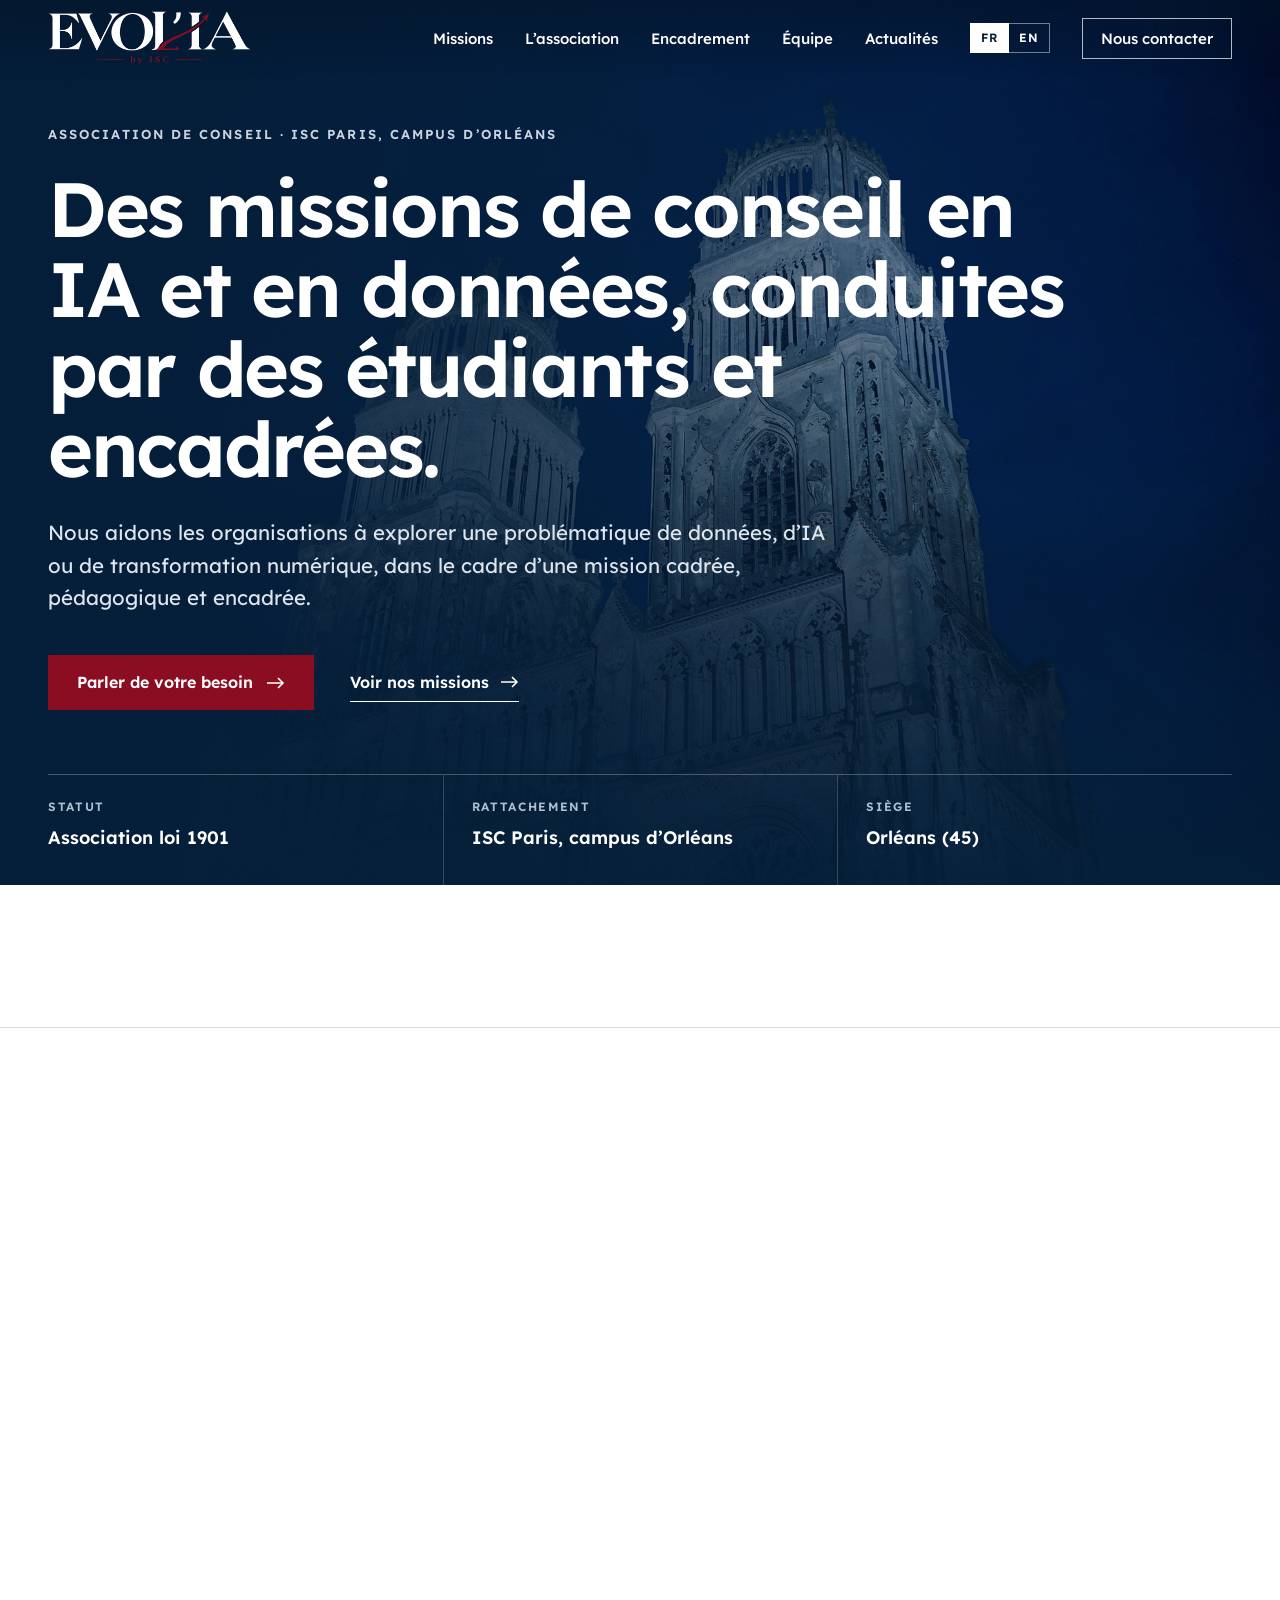
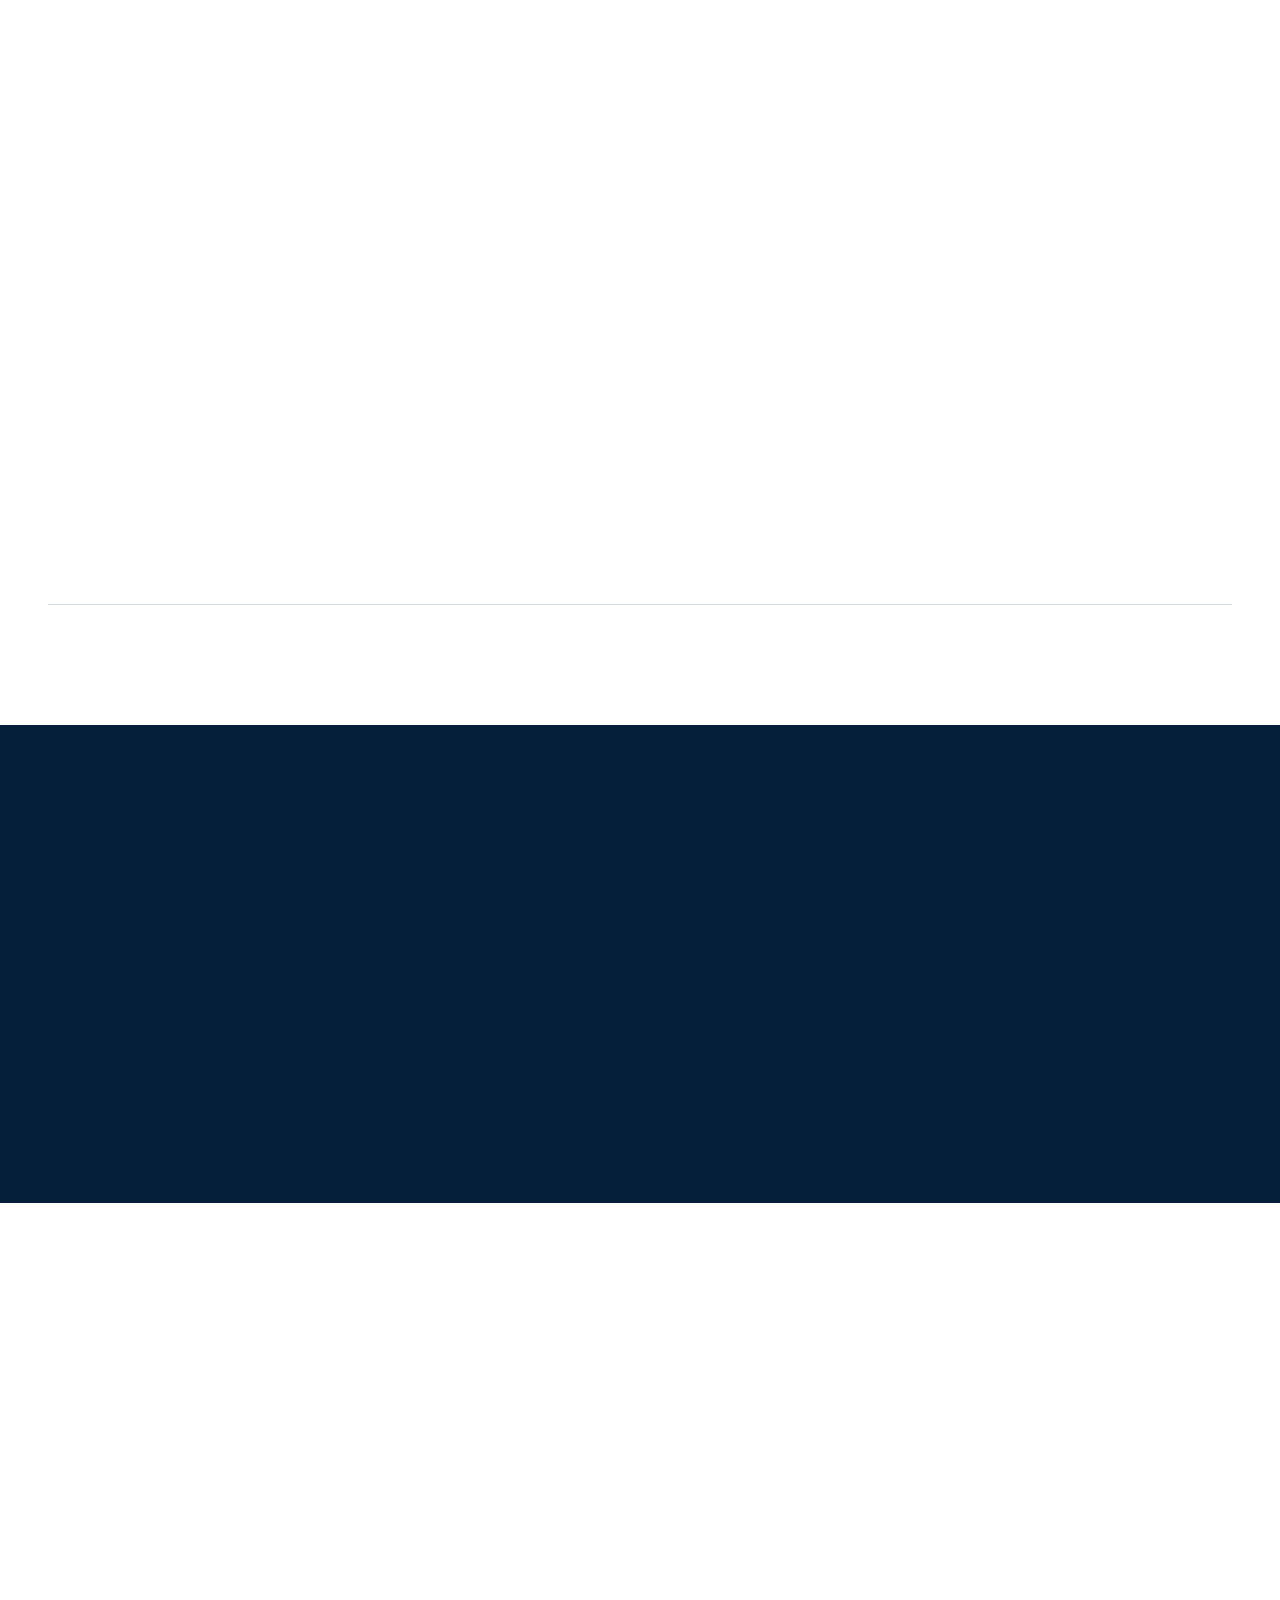
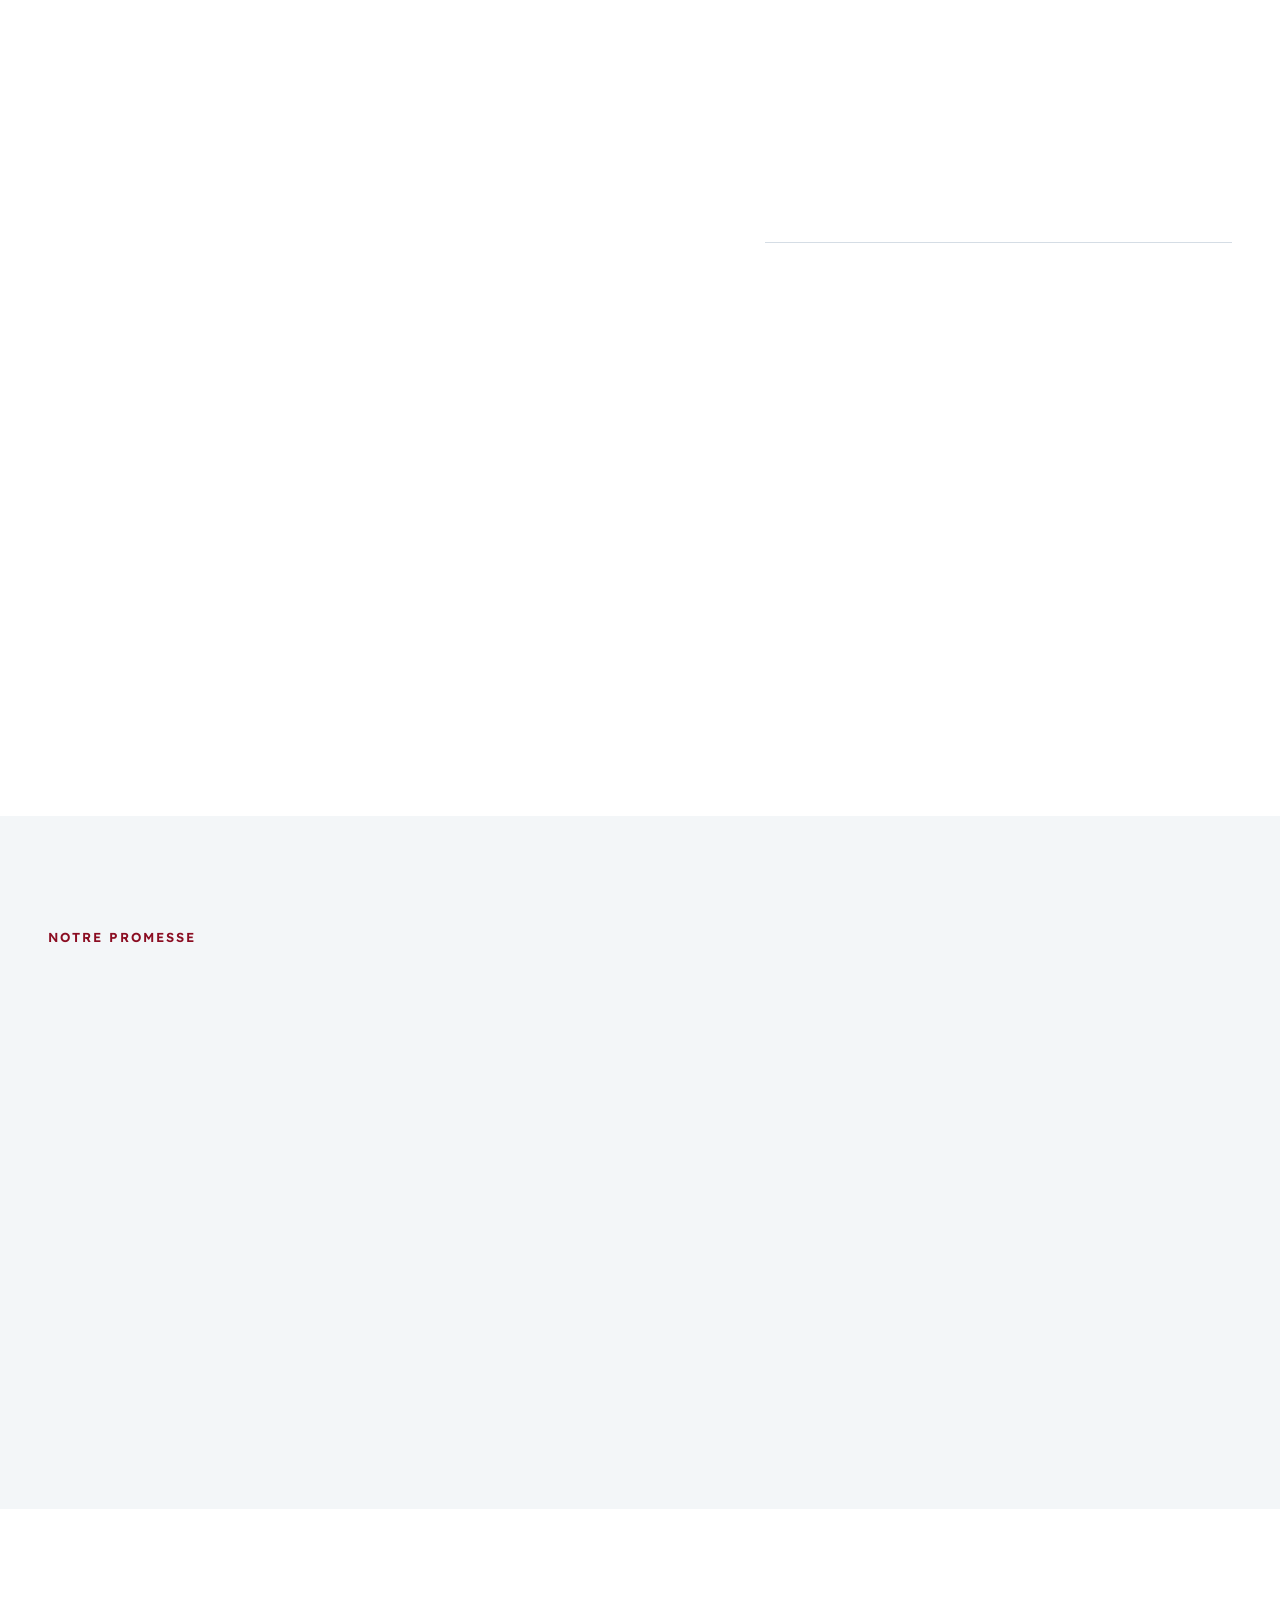
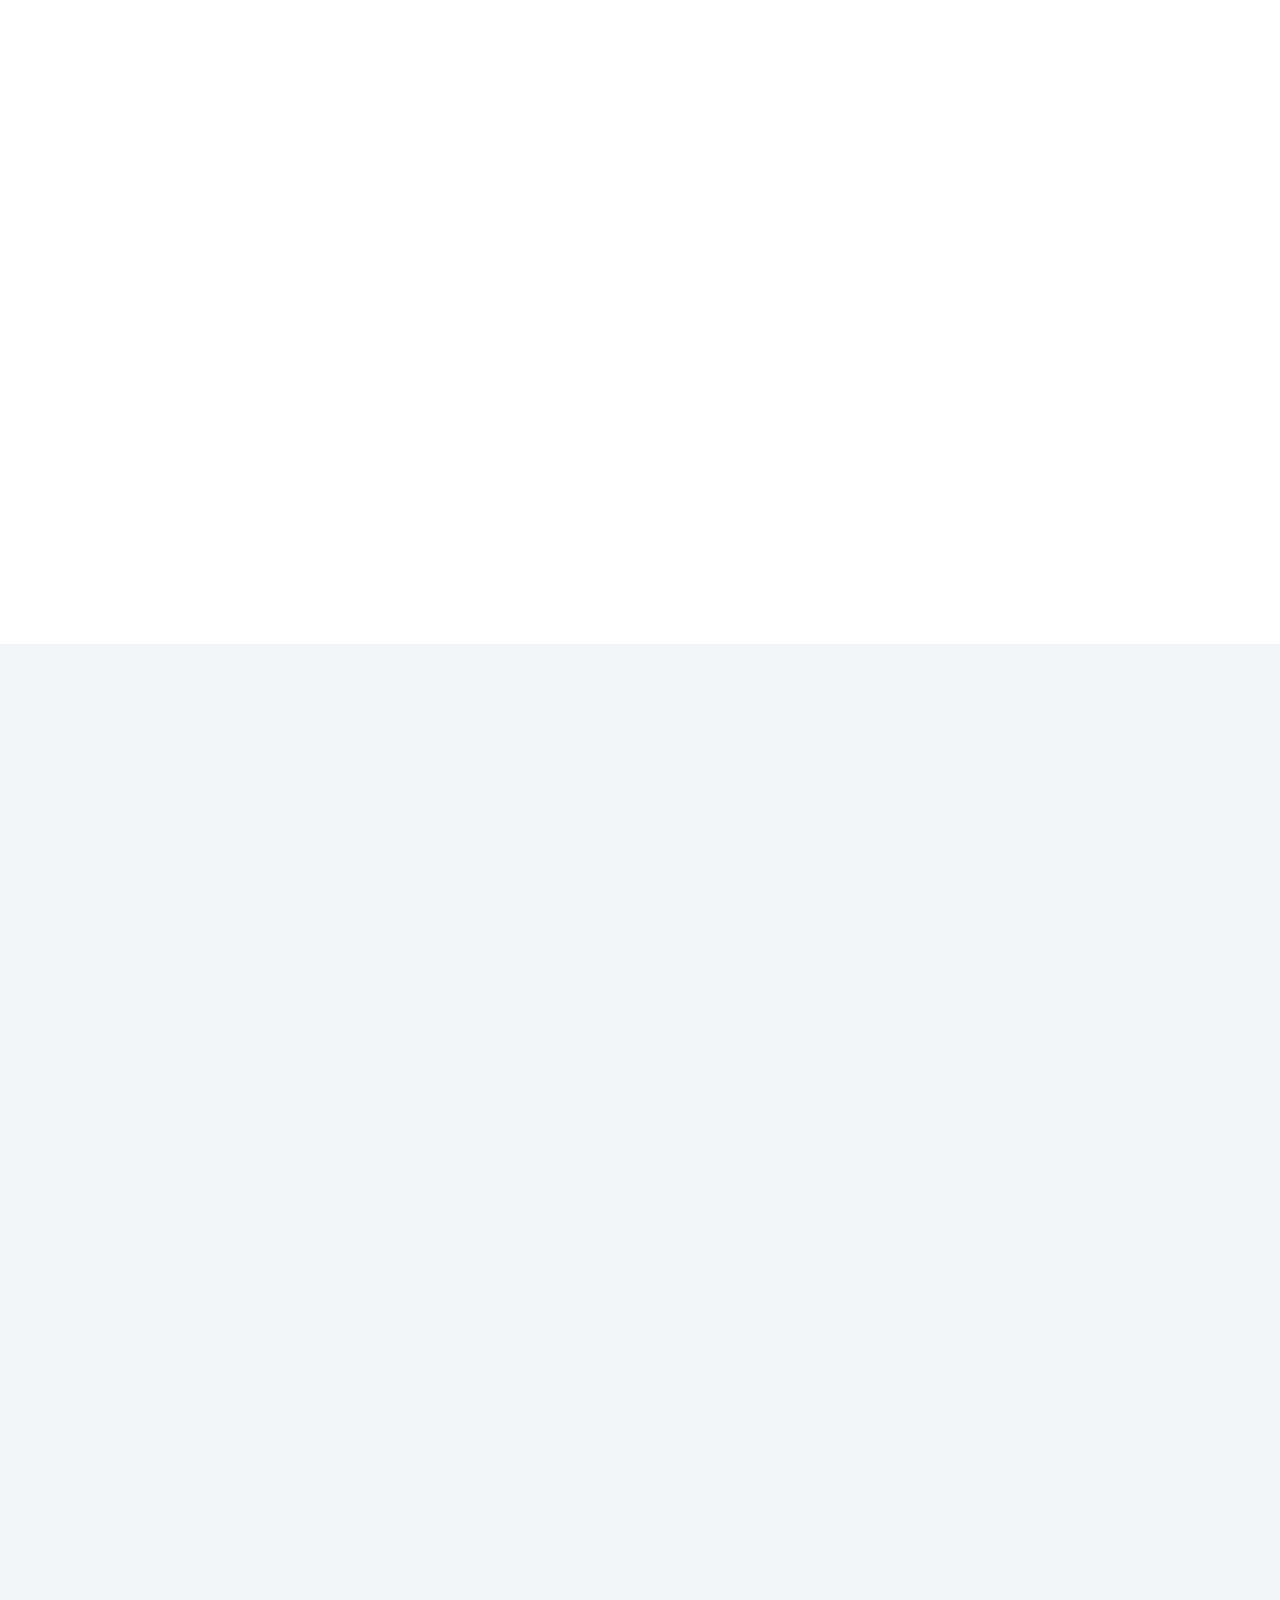
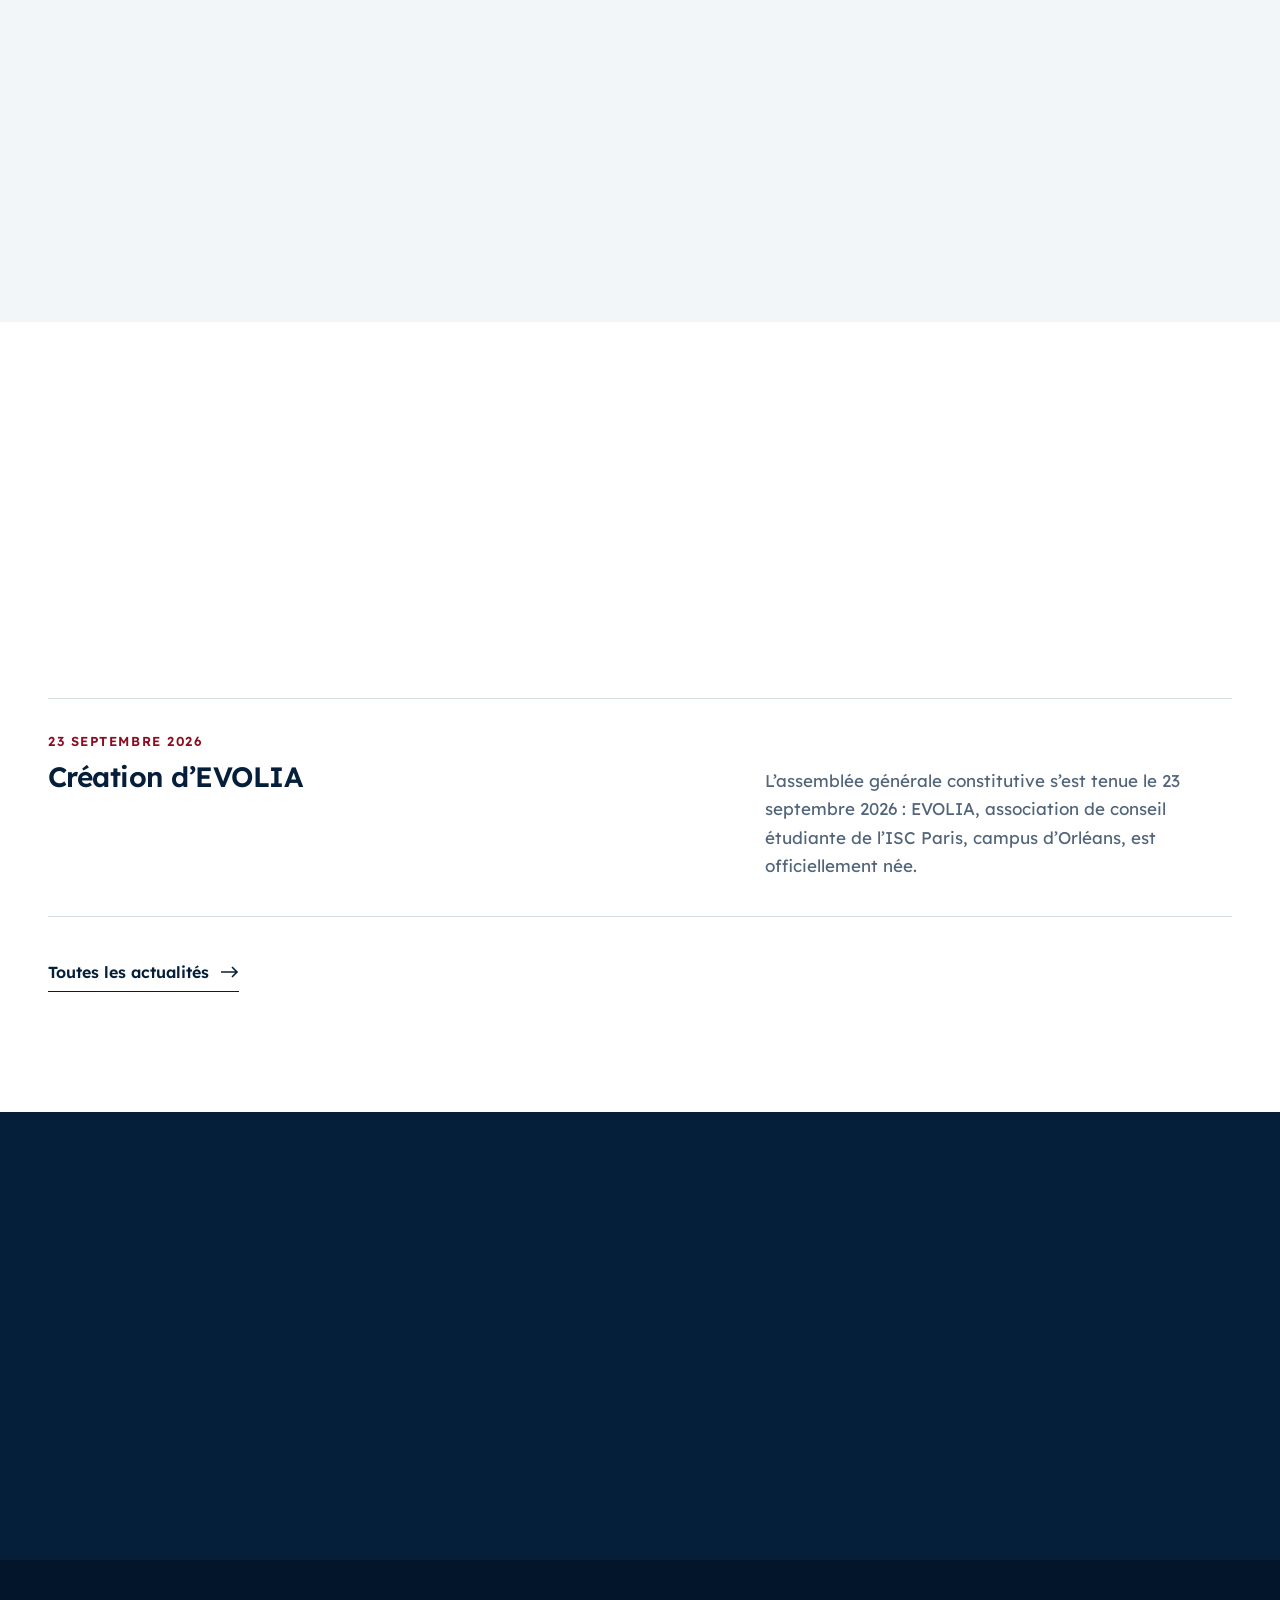
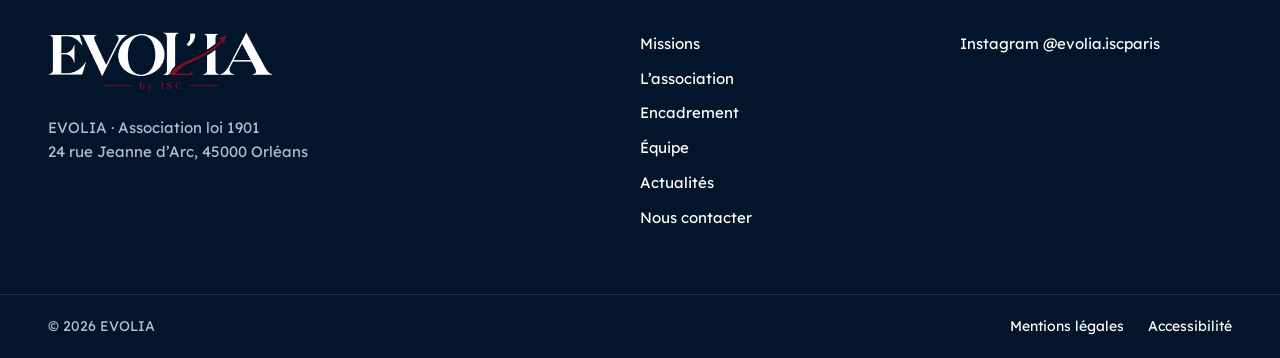
<file: index.html>
<!doctype html>
<html lang="fr">
<head>
<meta charset="utf-8">
<meta name="viewport" content="width=device-width,initial-scale=1">
<title>EVOLIA – Association de conseil étudiante, ISC Paris Orléans</title>
<meta name="description" content="EVOLIA est une association de l’ISC Paris, campus d’Orléans. Missions de conseil encadrées en intelligence artificielle, données, Business Intelligence et transformation numérique.">
<meta name="theme-color" content="#051F3A">
<meta property="og:title" content="EVOLIA – Conseil étudiant en IA et données">
<meta property="og:description" content="Des missions cadrées, pédagogiques et encadrées en IA, données et transformation numérique. ISC Paris, campus d’Orléans.">
<meta property="og:type" content="website">
<meta property="og:locale" content="fr_FR">
<meta property="og:image" content="assets/evolia-partage.png">
<meta property="og:image:width" content="1200">
<meta property="og:image:height" content="630">
<meta property="og:image:alt" content="Logo EVOL’IA by ISC sur fond bleu nuit">
<link rel="icon" href="assets/favicon.svg" type="image/svg+xml">
<link rel="apple-touch-icon" href="assets/apple-touch-icon.png">
<link rel="preload" href="assets/fonts/LexendVariable.woff2" as="font" type="font/woff2" crossorigin>
<link rel="preload" href="assets/orleans-cathedrale.jpg" as="image" media="(min-width: 861px)" fetchpriority="high">
<link rel="preload" href="assets/orleans-cathedrale-mobile.jpg" as="image" media="(max-width: 860px)" fetchpriority="high">
<link rel="stylesheet" href="style.css">
<script>document.documentElement.classList.add("js");if(!window.matchMedia("(prefers-reduced-motion: reduce)").matches)document.documentElement.classList.add("anim")</script>
</head>
<body class="accueil">
<a class="skip" href="#contenu">Aller au contenu</a>

<header class="top sur-photo">
 <div class="wrap">
  <a href="#accueil" aria-label="EVOLIA, retour à l’accueil"><img src="assets/logo-evolia.png" alt="EVOL’IA by ISC" width="203" height="54"></a>
  <button class="burger" aria-expanded="false" aria-controls="menu">Menu</button>
  <nav id="menu" aria-label="Navigation principale">
   <ul>
    <li><a href="#missions"><span data-en="Missions">Missions</span></a></li>
    <li><a href="#association"><span data-en="The association">L’association</span></a></li>
    <li><a href="#encadrement"><span data-en="Supervision">Encadrement</span></a></li>
    <li><a href="#equipe"><span data-en="Team">Équipe</span></a></li>
    <li><a href="actualites"><span data-en="News">Actualités</span></a></li>
    <li class="lang" role="group" aria-label="Langue / Language"><button type="button" data-lang="fr" aria-pressed="true">FR</button><button type="button" data-lang="en" aria-pressed="false">EN</button></li>
    <li><a href="contact" class="cta"><span data-en="Contact us">Nous contacter</span></a></li>
   </ul>
  </nav>
 </div>
</header>

<main id="contenu">
<section class="hero" id="accueil">
 <div class="wrap hero-corps">
  <p class="eyebrow"><span data-en="Consulting association · ISC Paris, Orléans campus">Association de conseil · ISC Paris, campus d’Orléans</span></p>
  <h1><span data-en="Consulting missions in AI and data, carried out by supervised students.">Des missions de conseil en IA et en données, conduites par des étudiants et encadrées.</span></h1>
  <p class="lead"><span data-en="We help organisations explore a data, AI or digital transformation question through a clearly scoped, educational and supervised mission.">Nous aidons les organisations à explorer une problématique de données, d’IA ou de transformation numérique, dans le cadre d’une mission cadrée, pédagogique et encadrée.</span></p>
  <div class="btns">
   <a class="btn btn-r" href="contact"><span data-en="Tell us about your need">Parler de votre besoin</span></a>
   <a class="lien-fleche clair" href="#missions"><span data-en="See our missions">Voir nos missions</span></a>
  </div>
 </div>
 <div class="wrap">
  <dl class="faits">
   <div><dt><span data-en="Status">Statut</span></dt><dd><span data-en="French non-profit (loi 1901)">Association loi 1901</span></dd></div>
   <div><dt><span data-en="Affiliation">Rattachement</span></dt><dd><span data-en="ISC Paris, Orléans campus">ISC Paris, campus d’Orléans</span></dd></div>
   <div><dt><span data-en="Head office">Siège</span></dt><dd><span data-en="Orléans, France">Orléans (45)</span></dd></div>
  </dl>
 </div>
</section>

<section class="soutiens" aria-labelledby="soutiens-titre">
 <div class="wrap revele">
  <h2 class="label" id="soutiens-titre"><span data-en="They support us">Ils nous soutiennent</span></h2>
  <ul class="logos">
   <li><img src="assets/logo-isc-paris.svg" alt="ISC Paris" width="146" height="66"></li>
  </ul>
 </div>
</section>

<section id="missions">
 <div class="wrap">
  <div class="sec-tete revele">
   <div>
    <h2 class="label"><span data-en="Our missions">Nos missions</span></h2>
    <p class="accroche"><span data-en="A real question. &lt;span class=&quot;fort&quot;&gt;A reasoned answer.&lt;/span&gt;">Une vraie question. <span class="fort">Une réponse argumentée.</span></span></p>
   </div>
   <p class="intro"><span data-en="Four areas of work, for public or private organisations.">Quatre domaines de travail, pour des organisations publiques ou privées.</span></p>
  </div>
  <ol class="domaines">
   <li class="revele"><span class="num">01</span><h3><span data-en="Artificial intelligence">Intelligence artificielle</span></h3><p><span data-en="Explore uses of AI, test recent approaches and tools, document what works and where its limits are.">Explorer des usages de l’IA, tester des approches et des outils récents, documenter ce qui fonctionne et ses limites.</span></p></li>
   <li class="revele"><span class="num">02</span><h3><span data-en="Data and Business Intelligence">Données et Business Intelligence</span></h3><p><span data-en="Analyse your data, build readable dashboards, link each indicator to its source and definition.">Analyser vos données, construire des tableaux de bord lisibles, relier chaque indicateur à sa source et à sa définition.</span></p></li>
   <li class="revele"><span class="num">03</span><h3><span data-en="Digital transformation">Transformation numérique</span></h3><p><span data-en="Inform a decision about changing your tools or practices with reasoned recommendations.">Éclairer une décision d’évolution de vos outils ou de vos pratiques avec des recommandations argumentées.</span></p></li>
   <li class="revele"><span class="num">04</span><h3><span data-en="Organisation and processes">Organisation et processus</span></h3><p><span data-en="Map a process, spot bottlenecks, propose realistic improvements.">Cartographier un processus, repérer les points de blocage, proposer des améliorations réalistes.</span></p></li>
  </ol>
 </div>
</section>

<section class="surmesure">
 <div class="wrap">
  <div class="revele">
   <h3 class="label"><span data-en="Tailor-made missions">Des missions sur mesure</span></h3>
   <p class="accroche"><span data-en="A mission &lt;span class=&quot;fort&quot;&gt;built with you.&lt;/span&gt;">Une mission <span class="fort">construite avec vous.</span></span></p>
  </div>
  <div class="revele">
   <p><span data-en="Your need does not fit a category? Any consulting-related request can be considered. We build the mission with you: question, scope, deliverables and schedule, to suit your situation. We then tell you plainly whether it can be done with suitable supervision.">Votre besoin ne rentre pas dans une case ? Toute demande liée au conseil peut être étudiée. Nous construisons la mission avec vous : question, périmètre, livrables et calendrier, selon votre situation. Nous vous disons ensuite franchement si elle est réalisable avec un encadrement adapté.</span></p>
   <a class="btn btn-blanc" href="contact"><span data-en="Submit a request">Nous soumettre une demande</span></a>
  </div>
 </div>
</section>

<section id="association">
 <div class="wrap">
  <div class="sec-tete revele">
   <div>
    <h2 class="label"><span data-en="The association">L’association</span></h2>
    <p class="accroche"><span data-en="Real cases. &lt;span class=&quot;fort&quot;&gt;Real deliverables.&lt;/span&gt;">De vrais cas. <span class="fort">De vrais livrables.</span></span></p>
   </div>
   <p class="intro"><span data-en="EVOLIA lets students of ISC Paris, Orléans campus, put their skills to work on real organisational questions.">EVOLIA permet aux étudiants de l’ISC Paris, campus d’Orléans, de mettre en pratique leurs compétences sur des problématiques réelles d’organisations.</span></p>
  </div>
  <div class="asso-corps">
   <div class="texte revele">
    <p><span data-en="Each mission is a real case: a question asked by a company or organisation, a defined scope, deliverables agreed in advance.">Chaque mission est un cas concret : une question posée par une entreprise ou une organisation, un périmètre défini, des livrables convenus à l’avance.</span></p>
    <p><span data-en="Missions are chosen for their educational value, the availability of suitable supervision and our ability to keep our commitments.">Les missions sont choisies selon leur intérêt pédagogique, la disponibilité d’un encadrement adapté et notre capacité à tenir nos engagements.</span></p>
   </div>
   <ul class="engagements">
    <li class="revele"><span data-en="Non-profit association: any surplus is fully reinvested in its purpose.">Association à but non lucratif : les excédents sont intégralement réinvestis dans son objet.</span></li>
    <li class="revele"><span data-en="Student members, supervised missions.">Étudiants membres, missions encadrées.</span></li>
    <li class="revele"><span data-en="A written agreement for each mission: scope, deliverables, schedule, confidentiality and data.">Accord écrit pour chaque mission : périmètre, livrables, calendrier, confidentialité et données.</span></li>
   </ul>
  </div>
  <p class="accroche accroche-principes revele"><span data-en="Clear about our limits. &lt;span class=&quot;fort&quot;&gt;Strict with your data.&lt;/span&gt;">Clairs sur nos limites. <span class="fort">Stricts sur vos données.</span></span></p>
  <div class="principes">
   <p class="revele"><span data-en="&lt;strong&gt;Our limits, stated plainly.&lt;/strong&gt; EVOLIA does not replace an educational institution or any regulated profession. We provide no legal advice and no bookkeeping or accounting certification."><strong>Nos limites, dites clairement.</strong> EVOLIA ne se substitue pas à un établissement d’enseignement ni aux professions réglementées. Nous ne faisons ni consultation juridique, ni tenue ou certification comptable.</span></p>
   <p class="revele"><span data-en="&lt;strong&gt;Confidentiality and AI.&lt;/strong&gt; Every team member signs a confidentiality agreement. No confidential or personal data is given to an external tool without the client’s written authorisation. You are told of any significant use of AI, and deliverables are checked by a competent person."><strong>Confidentialité et IA.</strong> Un engagement de confidentialité est signé par chaque intervenant. Aucune donnée confidentielle ou personnelle n’est confiée à un outil externe sans autorisation écrite du client. Vous êtes informés de tout usage significatif de l’IA, et les livrables sont vérifiés par une personne compétente.</span></p>
  </div>
 </div>
</section>

<section class="manifeste pale" aria-labelledby="promesse">
 <div class="wrap">
  <h2 class="label" id="promesse"><span data-en="Our promise">Notre promesse</span></h2>
  <p class="manifeste-mots revele"><span data-en="Scoped.">Cadrées.</span> <span data-en="Educational.">Pédagogiques.</span> <span class="fort" data-en="Supervised.">Encadrées.</span></p>
 </div>
</section>

<section id="encadrement">
 <div class="wrap">
  <div class="sec-tete revele">
   <div>
    <h2 class="label"><span data-en="Supervision">L’encadrement</span></h2>
    <p class="accroche"><span data-en="Student energy. &lt;span class=&quot;fort&quot;&gt;ISC Paris standards.&lt;/span&gt;">L’énergie étudiante. <span class="fort">L’exigence de l’ISC Paris.</span></span></p>
   </div>
   <p class="intro"><span data-en="The ISC Paris staff who support EVOLIA and supervise its missions.">Les membres de l’ISC Paris qui accompagnent EVOLIA et encadrent ses missions.</span></p>
  </div>
  <ul class="personnes">
   <li class="revele"><h3>Pierre Barreaud</h3><p><span data-en="AI Transformation Officer of the ISC Paris Group and Managing Director of the Orléans campus">AI Transformation Officer du Groupe ISC Paris et directeur général du campus d’Orléans</span></p><a class="lien-in" href="https://www.linkedin.com/in/pierrebarreaud/" target="_blank" rel="noopener"><svg viewBox="0 0 24 24" aria-hidden="true" focusable="false"><path fill="currentColor" d="M20.447 20.452h-3.554v-5.569c0-1.328-.027-3.037-1.852-3.037-1.853 0-2.136 1.445-2.136 2.939v5.667H9.351V9h3.414v1.561h.046c.477-.9 1.637-1.85 3.37-1.85 3.601 0 4.267 2.37 4.267 5.455v6.286zM5.337 7.433a2.062 2.062 0 0 1-2.063-2.065 2.064 2.064 0 1 1 2.063 2.065zm1.782 13.019H3.555V9h3.564v11.452zM22.225 0H1.771C.792 0 0 .774 0 1.729v20.542C0 23.227.792 24 1.771 24h20.451C23.2 24 24 23.227 24 22.271V1.729C24 .774 23.2 0 22.222 0h.003z"/></svg><span data-en="LinkedIn profile">Profil LinkedIn</span><span class="vh" data-en=" (opens in a new tab)"> (nouvel onglet)</span></a></li>
   <li class="revele"><h3>Marion Cina</h3><p><span data-en="Lecturer and researcher in innovation and creativity, ISC Paris">Enseignante-chercheuse en innovation et créativité, ISC Paris</span></p><a class="lien-in" href="https://www.linkedin.com/in/marion-cina-87a850147/" target="_blank" rel="noopener"><svg viewBox="0 0 24 24" aria-hidden="true" focusable="false"><path fill="currentColor" d="M20.447 20.452h-3.554v-5.569c0-1.328-.027-3.037-1.852-3.037-1.853 0-2.136 1.445-2.136 2.939v5.667H9.351V9h3.414v1.561h.046c.477-.9 1.637-1.85 3.37-1.85 3.601 0 4.267 2.37 4.267 5.455v6.286zM5.337 7.433a2.062 2.062 0 0 1-2.063-2.065 2.064 2.064 0 1 1 2.063 2.065zm1.782 13.019H3.555V9h3.564v11.452zM22.225 0H1.771C.792 0 0 .774 0 1.729v20.542C0 23.227.792 24 1.771 24h20.451C23.2 24 24 23.227 24 22.271V1.729C24 .774 23.2 0 22.222 0h.003z"/></svg><span data-en="LinkedIn profile">Profil LinkedIn</span><span class="vh" data-en=" (opens in a new tab)"> (nouvel onglet)</span></a></li>
   <li class="revele"><h3>Arthur Humez</h3><p><span data-en="Project manager, ISC Paris AI Transformation Office">Chef de projet à l’AI Transformation Office de l’ISC Paris</span></p><a class="lien-in" href="https://www.linkedin.com/in/arthur-humez/" target="_blank" rel="noopener"><svg viewBox="0 0 24 24" aria-hidden="true" focusable="false"><path fill="currentColor" d="M20.447 20.452h-3.554v-5.569c0-1.328-.027-3.037-1.852-3.037-1.853 0-2.136 1.445-2.136 2.939v5.667H9.351V9h3.414v1.561h.046c.477-.9 1.637-1.85 3.37-1.85 3.601 0 4.267 2.37 4.267 5.455v6.286zM5.337 7.433a2.062 2.062 0 0 1-2.063-2.065 2.064 2.064 0 1 1 2.063 2.065zm1.782 13.019H3.555V9h3.564v11.452zM22.225 0H1.771C.792 0 0 .774 0 1.729v20.542C0 23.227.792 24 1.771 24h20.451C23.2 24 24 23.227 24 22.271V1.729C24 .774 23.2 0 22.222 0h.003z"/></svg><span data-en="LinkedIn profile">Profil LinkedIn</span><span class="vh" data-en=" (opens in a new tab)"> (nouvel onglet)</span></a></li>
   <li class="revele"><h3>Enzo Borrell</h3><p><span data-en="Head of student engagement, ISC Paris Orléans campus">Responsable de l’engagement étudiant, ISC Paris campus d’Orléans</span></p><a class="lien-in" href="https://www.linkedin.com/in/enzo-borrell/" target="_blank" rel="noopener"><svg viewBox="0 0 24 24" aria-hidden="true" focusable="false"><path fill="currentColor" d="M20.447 20.452h-3.554v-5.569c0-1.328-.027-3.037-1.852-3.037-1.853 0-2.136 1.445-2.136 2.939v5.667H9.351V9h3.414v1.561h.046c.477-.9 1.637-1.85 3.37-1.85 3.601 0 4.267 2.37 4.267 5.455v6.286zM5.337 7.433a2.062 2.062 0 0 1-2.063-2.065 2.064 2.064 0 1 1 2.063 2.065zm1.782 13.019H3.555V9h3.564v11.452zM22.225 0H1.771C.792 0 0 .774 0 1.729v20.542C0 23.227.792 24 1.771 24h20.451C23.2 24 24 23.227 24 22.271V1.729C24 .774 23.2 0 22.222 0h.003z"/></svg><span data-en="LinkedIn profile">Profil LinkedIn</span><span class="vh" data-en=" (opens in a new tab)"> (nouvel onglet)</span></a></li>
  </ul>
 </div>
</section>

<section class="pale" id="equipe">
 <div class="wrap">
  <div class="sec-tete revele">
   <div>
    <h2 class="label"><span data-en="The team">L’équipe</span></h2>
    <p class="accroche"><span data-en="A student team, &lt;span class=&quot;fort&quot;&gt;committed to your questions.&lt;/span&gt;">Une équipe étudiante, <span class="fort">engagée sur vos sujets.</span></span></p>
   </div>
   <p class="intro"><span data-en="The students who run EVOLIA.">Les étudiants qui font vivre EVOLIA.</span></p>
  </div>
  <figure class="photo revele"><img src="assets/equipe-evolia-2026.jpg" width="1448" height="1086" loading="lazy" decoding="async" alt="Les quatre membres de l’équipe EVOLIA, en tenue professionnelle, posant côte à côte dans un hall lumineux" data-alt-en="The four members of the EVOLIA team, in business attire, standing side by side in a bright lobby"></figure>
  <ul class="personnes">
   <li class="revele"><h3>Atom Chauffard</h3><p><span data-en="President and founding member">Président et membre fondateur</span></p><a class="lien-in" href="https://www.linkedin.com/in/atom-chauffard-b7aaa935b/" target="_blank" rel="noopener"><svg viewBox="0 0 24 24" aria-hidden="true" focusable="false"><path fill="currentColor" d="M20.447 20.452h-3.554v-5.569c0-1.328-.027-3.037-1.852-3.037-1.853 0-2.136 1.445-2.136 2.939v5.667H9.351V9h3.414v1.561h.046c.477-.9 1.637-1.85 3.37-1.85 3.601 0 4.267 2.37 4.267 5.455v6.286zM5.337 7.433a2.062 2.062 0 0 1-2.063-2.065 2.064 2.064 0 1 1 2.063 2.065zm1.782 13.019H3.555V9h3.564v11.452zM22.225 0H1.771C.792 0 0 .774 0 1.729v20.542C0 23.227.792 24 1.771 24h20.451C23.2 24 24 23.227 24 22.271V1.729C24 .774 23.2 0 22.222 0h.003z"/></svg><span data-en="LinkedIn profile">Profil LinkedIn</span><span class="vh" data-en=" (opens in a new tab)"> (nouvel onglet)</span></a></li>
   <li class="revele"><h3>Noéline Semur</h3><p><span data-en="Head of development">Responsable développement</span></p></li>
   <li class="revele"><h3>Léo Bezelga</h3><p><span data-en="Vice-president, treasurer and founding member">Vice-président, trésorier et membre fondateur</span></p></li>
   <li class="revele"><h3>Margaux Jérôme</h3><p><span data-en="Head of communication">Responsable communication</span></p></li>
  </ul>
 </div>
</section>

<section id="actualites" data-masquer-si-vide hidden>
 <div class="wrap">
  <div class="sec-tete revele">
   <div>
    <h2 class="label"><span data-en="News">Actualités</span></h2>
    <p class="accroche"><span data-en="Life at the association, &lt;span class=&quot;fort&quot;&gt;month by month.&lt;/span&gt;">La vie de l’association, <span class="fort">au fil des mois.</span></span></p>
   </div>
   <p class="intro"><span data-en="Missions, events and workshops: the latest news from EVOLIA.">Missions, événements et ateliers : les dernières nouvelles d’EVOLIA.</span></p>
  </div>
  <ol class="actus" data-actualites="3"></ol>
  <p class="actus-tout"><a class="lien-fleche" href="actualites"><span data-en="All news">Toutes les actualités</span></a></p>
 </div>
</section>

<section class="appel" id="contact">
 <div class="wrap">
  <h2 class="revele"><span data-en="A project, a question?">Un projet, une question ?</span></h2>
  <div class="appel-bas revele">
   <p class="intro"><span data-en="Describe your need in a few lines. We will get back to you to discuss it.">Décrivez-nous votre besoin en quelques lignes. Nous revenons vers vous pour en discuter.</span></p>
   <a class="btn btn-blanc" href="contact"><span data-en="Contact us">Nous contacter</span></a>
  </div>
 </div>
</section>
</main>

<footer>
 <div class="wrap pied">
  <div class="pied-id">
   <img src="assets/logo-evolia.png" alt="EVOL’IA by ISC" width="203" height="54">
   <p><span data-en="EVOLIA · Non-profit association (loi 1901)&lt;br&gt;24 rue Jeanne d’Arc, 45000 Orléans, France">EVOLIA · Association loi 1901<br>24 rue Jeanne d’Arc, 45000 Orléans</span></p>
  </div>
  <ul class="pied-nav">
   <li><a href="/#missions"><span data-en="Missions">Missions</span></a></li>
   <li><a href="/#association"><span data-en="The association">L’association</span></a></li>
   <li><a href="/#encadrement"><span data-en="Supervision">Encadrement</span></a></li>
   <li><a href="/#equipe"><span data-en="Team">Équipe</span></a></li>
   <li><a href="/actualites"><span data-en="News">Actualités</span></a></li>
   <li><a href="contact"><span data-en="Contact us">Nous contacter</span></a></li>
  </ul>
  <ul class="pied-nav">
   <li><a href="https://www.instagram.com/evolia.iscparis" rel="noopener" target="_blank">Instagram @evolia.iscparis<span class="vh" data-en=" (opens in a new tab)"> (nouvel onglet)</span></a></li>
  </ul>
 </div>
 <div class="bandeau">
  <div class="wrap">
   <span>© 2026 EVOLIA</span>
   <span class="liens-legaux"><a href="mentions-legales"><span data-en="Legal notice">Mentions légales</span></a> <a href="accessibilite"><span data-en="Accessibility">Accessibilité</span></a> <a href="#" class="gerer-cookies" hidden><span data-en="Cookie settings">Gérer les cookies</span></a></span>
  </div>
 </div>
</footer>

<script src="actualites.js" defer></script>
<script>
(function(){
 var lang='fr';
 var T={fr:{title:'EVOLIA – Association de conseil étudiante, ISC Paris Orléans',desc:'EVOLIA est une association de l’ISC Paris, campus d’Orléans. Missions de conseil encadrées en intelligence artificielle, données, Business Intelligence et transformation numérique.',nav:'Navigation principale',home:'EVOLIA, retour à l’accueil',skip:'Aller au contenu'},
  en:{title:'EVOLIA – Student consulting association, ISC Paris Orléans',desc:'EVOLIA is an association of ISC Paris, Orléans campus. Supervised consulting missions in artificial intelligence, data, Business Intelligence and digital transformation.',nav:'Main navigation',home:'EVOLIA, back to top',skip:'Skip to content'}};
 function setLang(l){
  lang=l;
  document.documentElement.lang=l;
  document.querySelectorAll('[data-en]').forEach(function(el){
   if(el.dataset.fr===undefined)el.dataset.fr=el.innerHTML;
   el.innerHTML=l==='en'?el.dataset.en:el.dataset.fr;
  });
  document.querySelectorAll('img[data-alt-en]').forEach(function(im){if(im.dataset.altFr===undefined)im.dataset.altFr=im.alt;im.alt=l==='en'?im.dataset.altEn:im.dataset.altFr});
  var t=T[l];
  document.title=t.title;
  var m=document.querySelector('meta[name=description]');if(m)m.setAttribute('content',t.desc);
  document.getElementById('menu').setAttribute('aria-label',t.nav);
  document.querySelector('header.top > .wrap > a').setAttribute('aria-label',t.home);
  document.querySelector('.skip').textContent=t.skip;
  document.querySelectorAll('.lang button').forEach(function(x){x.setAttribute('aria-pressed',x.dataset.lang===l)});
  try{localStorage.setItem('evolia-lang',l)}catch(e){}
 }
 document.querySelector('.lang').addEventListener('click',function(e){var l=e.target.dataset&&e.target.dataset.lang;if(l)setLang(l)});
 var saved=null;try{saved=localStorage.getItem('evolia-lang')}catch(e){}
 if(saved==='en')setLang('en');
 // En-tête transparent sur la photo d'accueil, bleu nuit dès qu'on fait défiler
 var h=document.querySelector('header.top');
 function etat(){h.classList.toggle('defile',window.scrollY>24)}
 etat();
 var surDefilement=[etat],attente=false;
 window.addEventListener('scroll',function(){if(attente)return;attente=true;window.requestAnimationFrame(function(){attente=false;surDefilement.forEach(function(f){f()})})},{passive:true});
 // Apparition douce des blocs quand ils arrivent à l'écran ; les éléments d'une même liste se suivent
 if(document.documentElement.classList.contains('anim')){
  var blocs=document.querySelectorAll('.revele');
  blocs.forEach(function(el){var i=0,v=el.previousElementSibling;while(v){if(v.classList.contains('revele'))i++;v=v.previousElementSibling}el.style.setProperty('--i',Math.min(i,6))});
  if('IntersectionObserver' in window){
   // Les blocs se rejouent à chaque passage : ils apparaissent en entrant à l'écran
   // et se réinitialisent seulement une fois complètement sortis (pas de saut visible)
   var entree=new IntersectionObserver(function(entrees){entrees.forEach(function(e){if(e.isIntersecting)e.target.classList.add('visible')})},{rootMargin:'0px 0px -8% 0px',threshold:.12});
   var sortie=new IntersectionObserver(function(entrees){entrees.forEach(function(e){if(!e.isIntersecting)e.target.classList.remove('visible')})},{threshold:0});
   blocs.forEach(function(el){entree.observe(el);sortie.observe(el)});
  }else blocs.forEach(function(el){el.classList.add('visible')});
 }
 var b=document.querySelector('.burger'),n=document.getElementById('menu');
 b.addEventListener('click',function(){var o=n.classList.toggle('open');b.setAttribute('aria-expanded',o);h.classList.toggle('menu-ouvert',o)});
 function fermerMenu(){n.classList.remove('open');b.setAttribute('aria-expanded','false');h.classList.remove('menu-ouvert')}
 n.addEventListener('click',function(e){if(e.target.closest('a'))fermerMenu()});
 document.addEventListener('keydown',function(e){if(e.key==='Escape'&&n.classList.contains('open')){fermerMenu();b.focus()}});
})();
</script>
<script src="/mesure.js" defer></script>
</body>
</html>
</file>
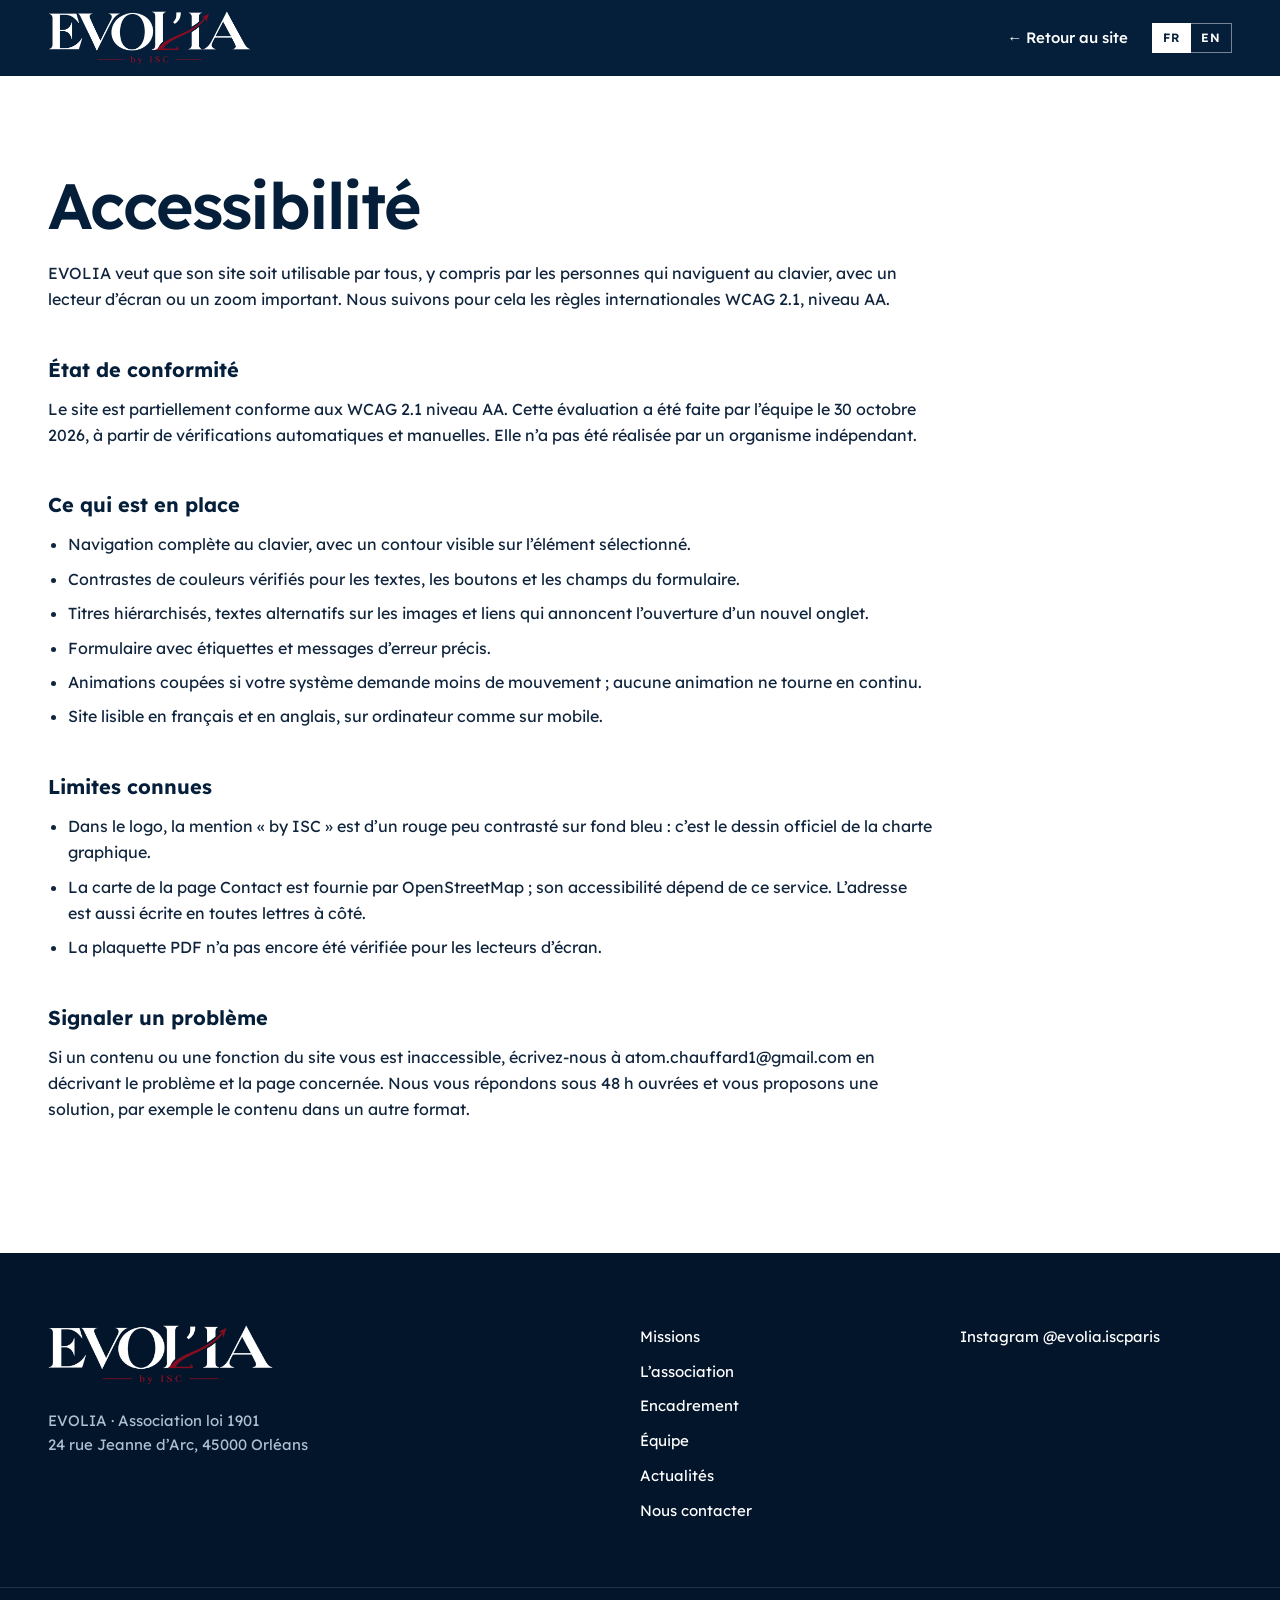
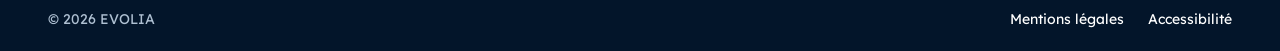
<file: accessibilite.html>
<!doctype html>
<html lang="fr">
<head>
<meta charset="utf-8">
<meta name="viewport" content="width=device-width,initial-scale=1">
<title>Accessibilité – EVOLIA</title>
<meta name="description" content="Déclaration d’accessibilité du site d’EVOLIA : niveau de conformité, mesures prises, limites connues et contact.">
<meta name="theme-color" content="#051F3A">
<link rel="icon" href="assets/favicon.svg" type="image/svg+xml">
<link rel="apple-touch-icon" href="assets/apple-touch-icon.png">
<link rel="preload" href="assets/fonts/LexendVariable.woff2" as="font" type="font/woff2" crossorigin>
<link rel="stylesheet" href="style.css">
<script>document.documentElement.classList.add("js")</script>
</head>
<body class="page-simple">
<a class="skip" href="#contenu">Aller au contenu</a>

<header class="top">
 <div class="wrap">
  <a href="/" aria-label="EVOLIA, retour à l’accueil"><img src="assets/logo-evolia.png" alt="EVOL’IA by ISC" width="203" height="54"></a>
  <div class="top-actions">
   <a class="retour" href="/"><span aria-hidden="true">←</span> <span class="retour-txt" data-en="Back to the site">Retour au site</span></a>
   <div class="lang" role="group" aria-label="Langue / Language"><button type="button" data-lang="fr" aria-pressed="true">FR</button><button type="button" data-lang="en" aria-pressed="false">EN</button></div>
  </div>
 </div>
</header>

<main id="contenu">
<section>
 <div class="wrap"><div class="legal">
  <h1><span data-en="Accessibility">Accessibilité</span></h1>
  <p><span data-en="EVOLIA wants its site to be usable by everyone, including people who browse with a keyboard, a screen reader or strong zoom. To that end we follow the international WCAG 2.1 guidelines, level AA.">EVOLIA veut que son site soit utilisable par tous, y compris par les personnes qui naviguent au clavier, avec un lecteur d’écran ou un zoom important. Nous suivons pour cela les règles internationales WCAG 2.1, niveau AA.</span></p>
  <h3><span data-en="Compliance status">État de conformité</span></h3>
  <p><span data-en="The site is partially compliant with WCAG 2.1 level AA. This assessment was made by the team on 30 October 2026, using automated and manual checks. It was not carried out by an independent body.">Le site est partiellement conforme aux WCAG 2.1 niveau AA. Cette évaluation a été faite par l’équipe le 30 octobre 2026, à partir de vérifications automatiques et manuelles. Elle n’a pas été réalisée par un organisme indépendant.</span></p>
  <h3><span data-en="What is in place">Ce qui est en place</span></h3>
  <ul>
   <li><span data-en="Full keyboard navigation, with a visible outline on the focused element.">Navigation complète au clavier, avec un contour visible sur l’élément sélectionné.</span></li>
   <li><span data-en="Checked colour contrast for text, buttons and form fields.">Contrastes de couleurs vérifiés pour les textes, les boutons et les champs du formulaire.</span></li>
   <li><span data-en="Structured headings, text alternatives on images and links that announce when they open a new tab.">Titres hiérarchisés, textes alternatifs sur les images et liens qui annoncent l’ouverture d’un nouvel onglet.</span></li>
   <li><span data-en="Form with labels and precise error messages.">Formulaire avec étiquettes et messages d’erreur précis.</span></li>
   <li><span data-en="Animations turned off if your system asks for reduced motion; no animation runs continuously.">Animations coupées si votre système demande moins de mouvement ; aucune animation ne tourne en continu.</span></li>
   <li><span data-en="Site available in French and English, on computers and mobile devices.">Site lisible en français et en anglais, sur ordinateur comme sur mobile.</span></li>
  </ul>
  <h3><span data-en="Known limitations">Limites connues</span></h3>
  <ul>
   <li><span data-en="In the logo, the words “by ISC” are in a low-contrast red on blue: this is the official design of our brand guidelines.">Dans le logo, la mention « by ISC » est d’un rouge peu contrasté sur fond bleu : c’est le dessin officiel de la charte graphique.</span></li>
   <li><span data-en="The map on the Contact page is provided by OpenStreetMap; its accessibility depends on that service. The address is also written out in full beside it.">La carte de la page Contact est fournie par OpenStreetMap ; son accessibilité dépend de ce service. L’adresse est aussi écrite en toutes lettres à côté.</span></li>
   <li><span data-en="The PDF brochure has not yet been checked for screen readers.">La plaquette PDF n’a pas encore été vérifiée pour les lecteurs d’écran.</span></li>
  </ul>
  <h3><span data-en="Report a problem">Signaler un problème</span></h3>
  <p><span data-en="If any content or feature of the site is inaccessible to you, write to atom.chauffard1@gmail.com describing the problem and the page concerned. We reply within 2 working days and offer a solution, for example the content in another format.">Si un contenu ou une fonction du site vous est inaccessible, écrivez-nous à atom.chauffard1@gmail.com en décrivant le problème et la page concernée. Nous vous répondons sous 48 h ouvrées et vous proposons une solution, par exemple le contenu dans un autre format.</span></p>
 </div></div>
</section>
</main>

<footer>
 <div class="wrap pied">
  <div class="pied-id">
   <img src="assets/logo-evolia.png" alt="EVOL’IA by ISC" width="203" height="54">
   <p><span data-en="EVOLIA · Non-profit association (loi 1901)&lt;br&gt;24 rue Jeanne d’Arc, 45000 Orléans, France">EVOLIA · Association loi 1901<br>24 rue Jeanne d’Arc, 45000 Orléans</span></p>
  </div>
  <ul class="pied-nav">
   <li><a href="/#missions"><span data-en="Missions">Missions</span></a></li>
   <li><a href="/#association"><span data-en="The association">L’association</span></a></li>
   <li><a href="/#encadrement"><span data-en="Supervision">Encadrement</span></a></li>
   <li><a href="/#equipe"><span data-en="Team">Équipe</span></a></li>
   <li><a href="/actualites"><span data-en="News">Actualités</span></a></li>
   <li><a href="contact"><span data-en="Contact us">Nous contacter</span></a></li>
  </ul>
  <ul class="pied-nav">
   <li><a href="https://www.instagram.com/evolia.iscparis" rel="noopener" target="_blank">Instagram @evolia.iscparis<span class="vh" data-en=" (opens in a new tab)"> (nouvel onglet)</span></a></li>
  </ul>
 </div>
 <div class="bandeau">
  <div class="wrap">
   <span>© 2026 EVOLIA</span>
   <span class="liens-legaux"><a href="mentions-legales"><span data-en="Legal notice">Mentions légales</span></a> <a href="accessibilite"><span data-en="Accessibility">Accessibilité</span></a> <a href="#" class="gerer-cookies" hidden><span data-en="Cookie settings">Gérer les cookies</span></a></span>
  </div>
 </div>
</footer>

<script>
(function(){
 var T={fr:{title:'Accessibilité – EVOLIA',home:'EVOLIA, retour à l’accueil',skip:'Aller au contenu'},
  en:{title:'Accessibility – EVOLIA',home:'EVOLIA, back to the site',skip:'Skip to content'}};
 function setLang(l){
  document.documentElement.lang=l;
  document.querySelectorAll('[data-en]').forEach(function(el){
   if(el.dataset.fr===undefined)el.dataset.fr=el.innerHTML;
   el.innerHTML=l==='en'?el.dataset.en:el.dataset.fr;
  });
  var t=T[l];
  document.title=t.title;
  document.querySelector('header.top > .wrap > a').setAttribute('aria-label',t.home);
  document.querySelector('.skip').textContent=t.skip;
  document.querySelectorAll('.lang button').forEach(function(x){x.setAttribute('aria-pressed',x.dataset.lang===l)});
  try{localStorage.setItem('evolia-lang',l)}catch(e){}
 }
 document.querySelector('.lang').addEventListener('click',function(e){var l=e.target.dataset&&e.target.dataset.lang;if(l)setLang(l)});
 var saved=null;try{saved=localStorage.getItem('evolia-lang')}catch(e){}
 if(saved==='en')setLang('en');
})();
</script>
<script src="/mesure.js" defer></script>
</body>
</html>
</file>
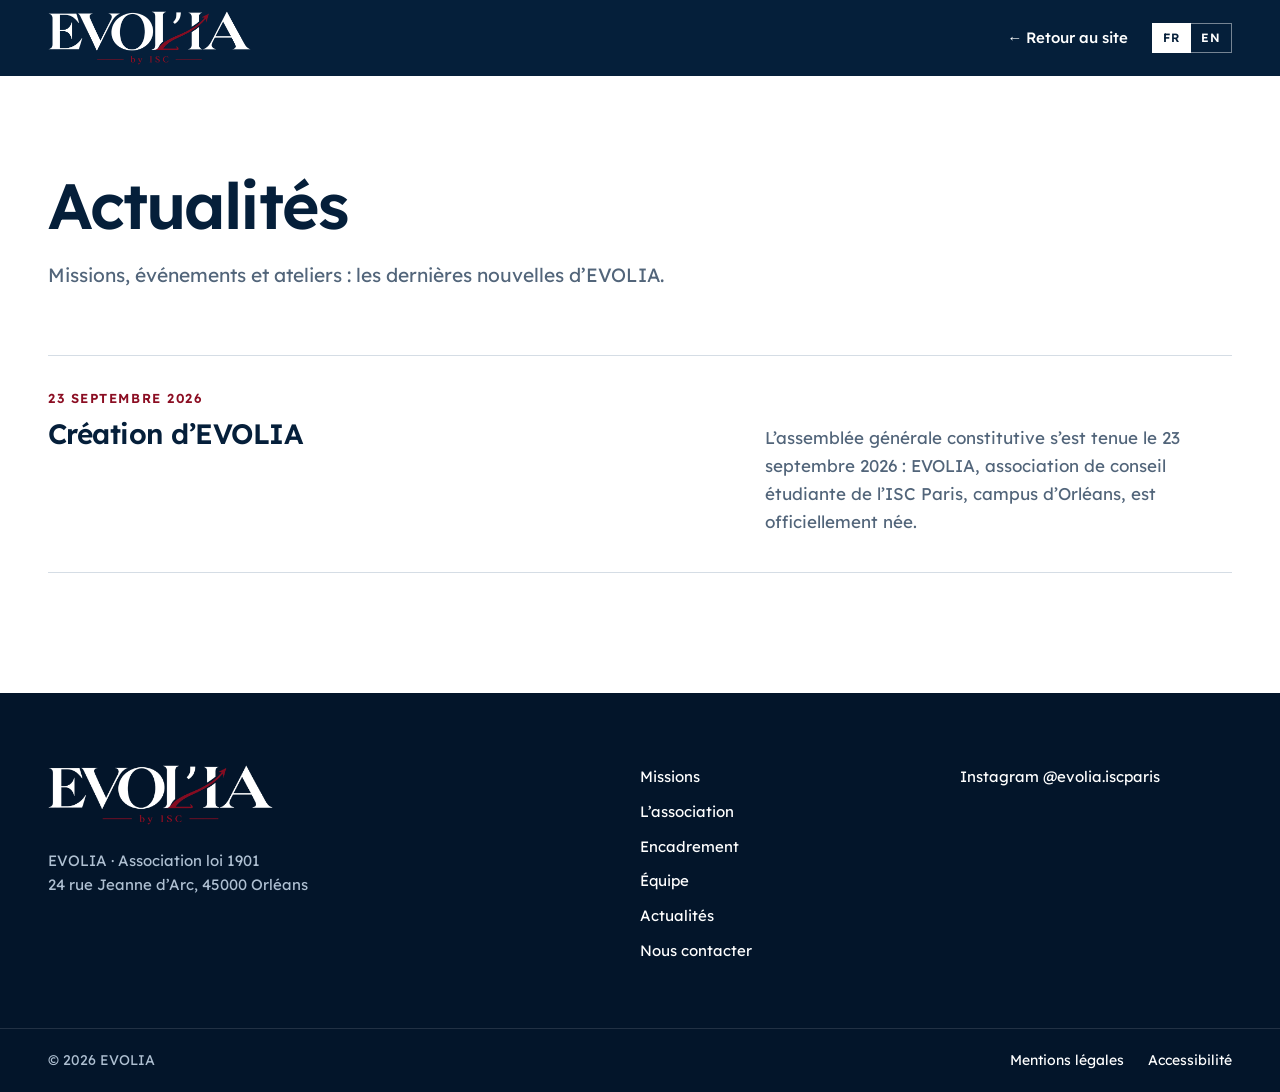
<file: actualites.html>
<!doctype html>
<html lang="fr">
<head>
<meta charset="utf-8">
<meta name="viewport" content="width=device-width,initial-scale=1">
<title>Actualités – EVOLIA</title>
<meta name="description" content="Les actualités d’EVOLIA, association de conseil étudiante de l’ISC Paris à Orléans : missions, événements et ateliers.">
<meta name="theme-color" content="#051F3A">
<link rel="icon" href="assets/favicon.svg" type="image/svg+xml">
<link rel="apple-touch-icon" href="assets/apple-touch-icon.png">
<link rel="preload" href="assets/fonts/LexendVariable.woff2" as="font" type="font/woff2" crossorigin>
<link rel="stylesheet" href="style.css">
<script>document.documentElement.classList.add("js")</script>
</head>
<body class="page-simple">
<a class="skip" href="#contenu">Aller au contenu</a>

<header class="top">
 <div class="wrap">
  <a href="/" aria-label="EVOLIA, retour à l’accueil"><img src="assets/logo-evolia.png" alt="EVOL’IA by ISC" width="203" height="54"></a>
  <div class="top-actions">
   <a class="retour" href="/"><span aria-hidden="true">←</span> <span class="retour-txt" data-en="Back to the site">Retour au site</span></a>
   <div class="lang" role="group" aria-label="Langue / Language"><button type="button" data-lang="fr" aria-pressed="true">FR</button><button type="button" data-lang="en" aria-pressed="false">EN</button></div>
  </div>
 </div>
</header>

<main id="contenu">
<section>
 <div class="wrap">
  <h1 class="titre-page"><span data-en="News">Actualités</span></h1>
  <p class="intro"><span data-en="Missions, events and workshops: the latest news from EVOLIA.">Missions, événements et ateliers : les dernières nouvelles d’EVOLIA.</span></p>
  <ol class="actus" data-actualites></ol>
 </div>
</section>
</main>

<footer>
 <div class="wrap pied">
  <div class="pied-id">
   <img src="assets/logo-evolia.png" alt="EVOL’IA by ISC" width="203" height="54">
   <p><span data-en="EVOLIA · Non-profit association (loi 1901)&lt;br&gt;24 rue Jeanne d’Arc, 45000 Orléans, France">EVOLIA · Association loi 1901<br>24 rue Jeanne d’Arc, 45000 Orléans</span></p>
  </div>
  <ul class="pied-nav">
   <li><a href="/#missions"><span data-en="Missions">Missions</span></a></li>
   <li><a href="/#association"><span data-en="The association">L’association</span></a></li>
   <li><a href="/#encadrement"><span data-en="Supervision">Encadrement</span></a></li>
   <li><a href="/#equipe"><span data-en="Team">Équipe</span></a></li>
   <li><a href="/actualites"><span data-en="News">Actualités</span></a></li>
   <li><a href="contact"><span data-en="Contact us">Nous contacter</span></a></li>
  </ul>
  <ul class="pied-nav">
   <li><a href="https://www.instagram.com/evolia.iscparis" rel="noopener" target="_blank">Instagram @evolia.iscparis<span class="vh" data-en=" (opens in a new tab)"> (nouvel onglet)</span></a></li>
  </ul>
 </div>
 <div class="bandeau">
  <div class="wrap">
   <span>© 2026 EVOLIA</span>
   <span class="liens-legaux"><a href="mentions-legales"><span data-en="Legal notice">Mentions légales</span></a> <a href="accessibilite"><span data-en="Accessibility">Accessibilité</span></a> <a href="#" class="gerer-cookies" hidden><span data-en="Cookie settings">Gérer les cookies</span></a></span>
  </div>
 </div>
</footer>

<script src="actualites.js" defer></script>
<script>
(function(){
 var T={fr:{title:'Actualités – EVOLIA',home:'EVOLIA, retour à l’accueil',skip:'Aller au contenu'},
  en:{title:'News – EVOLIA',home:'EVOLIA, back to the site',skip:'Skip to content'}};
 function setLang(l){
  document.documentElement.lang=l;
  document.querySelectorAll('[data-en]').forEach(function(el){
   if(el.dataset.fr===undefined)el.dataset.fr=el.innerHTML;
   el.innerHTML=l==='en'?el.dataset.en:el.dataset.fr;
  });
  var t=T[l];
  document.title=t.title;
  document.querySelector('header.top > .wrap > a').setAttribute('aria-label',t.home);
  document.querySelector('.skip').textContent=t.skip;
  document.querySelectorAll('.lang button').forEach(function(x){x.setAttribute('aria-pressed',x.dataset.lang===l)});
  try{localStorage.setItem('evolia-lang',l)}catch(e){}
 }
 document.querySelector('.lang').addEventListener('click',function(e){var l=e.target.dataset&&e.target.dataset.lang;if(l)setLang(l)});
 var saved=null;try{saved=localStorage.getItem('evolia-lang')}catch(e){}
 if(saved==='en')setLang('en');
})();
</script>
<script src="/mesure.js" defer></script>
</body>
</html>
</file>
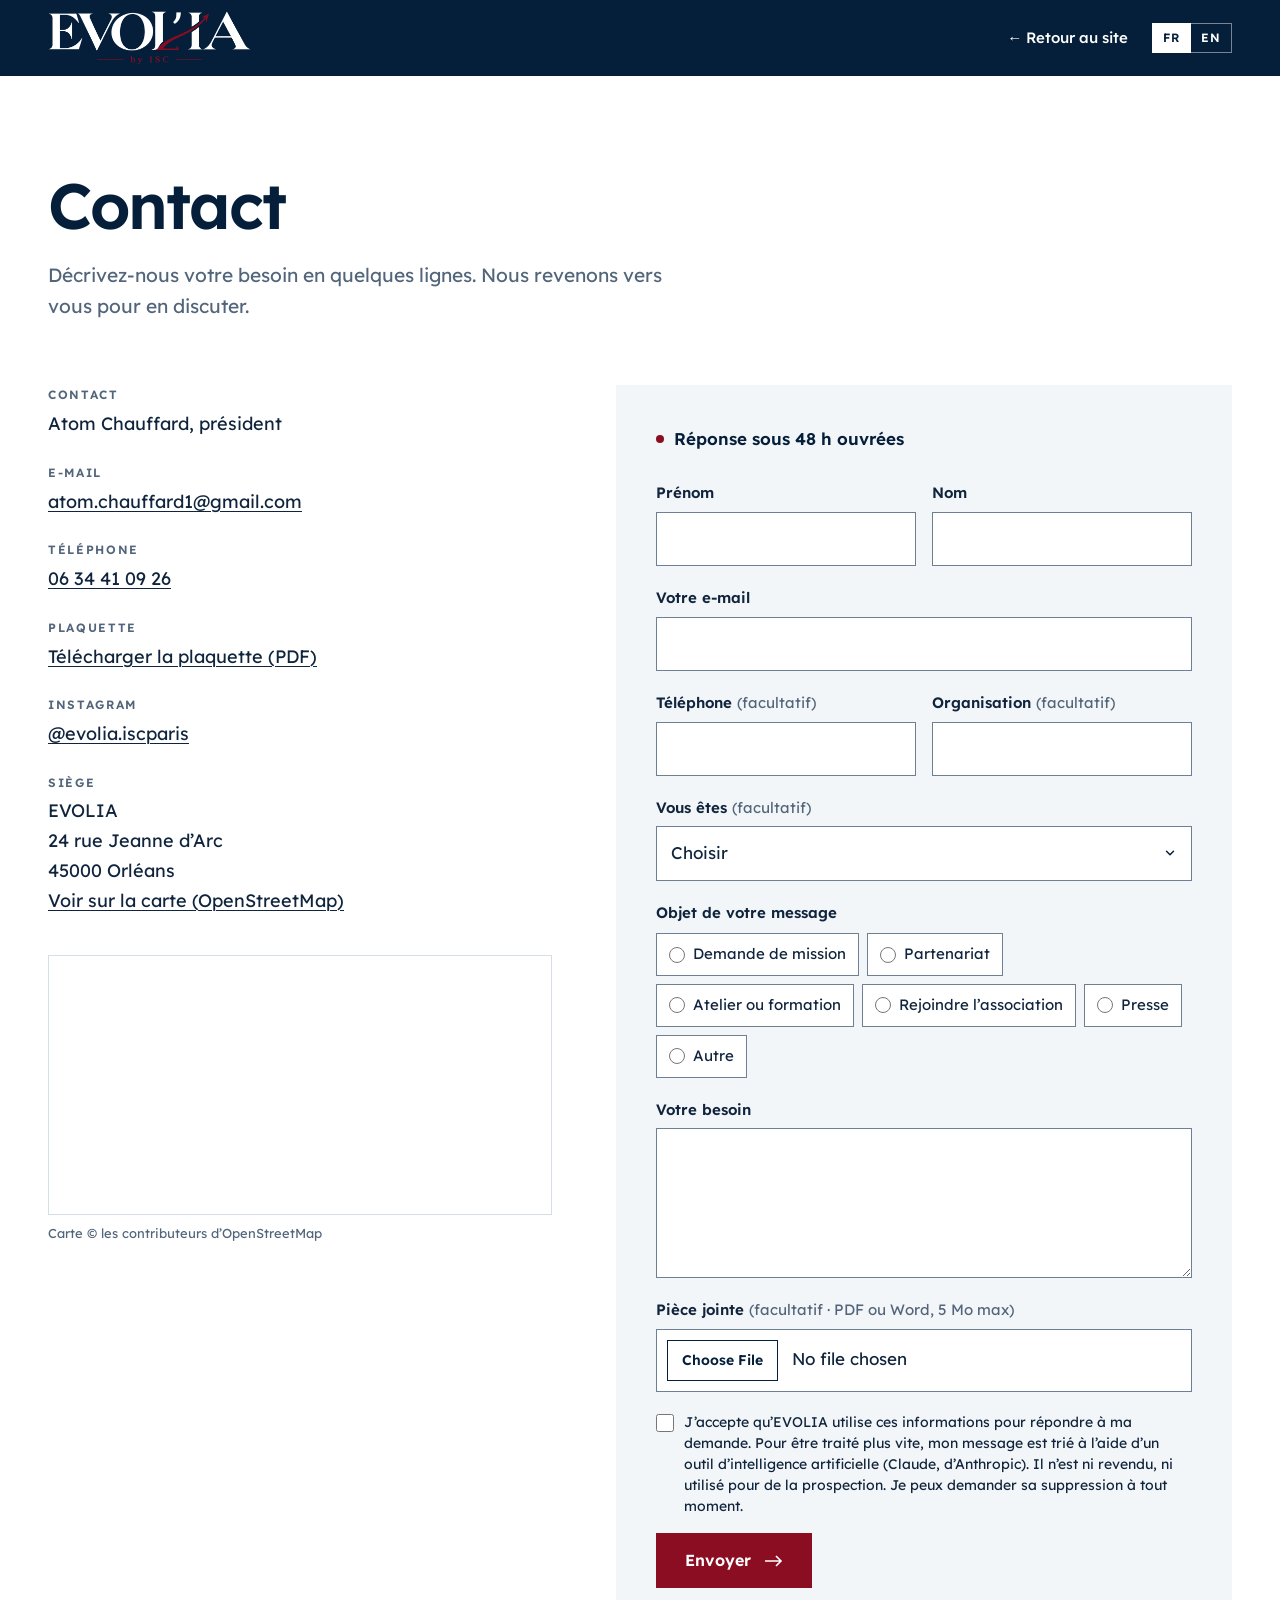
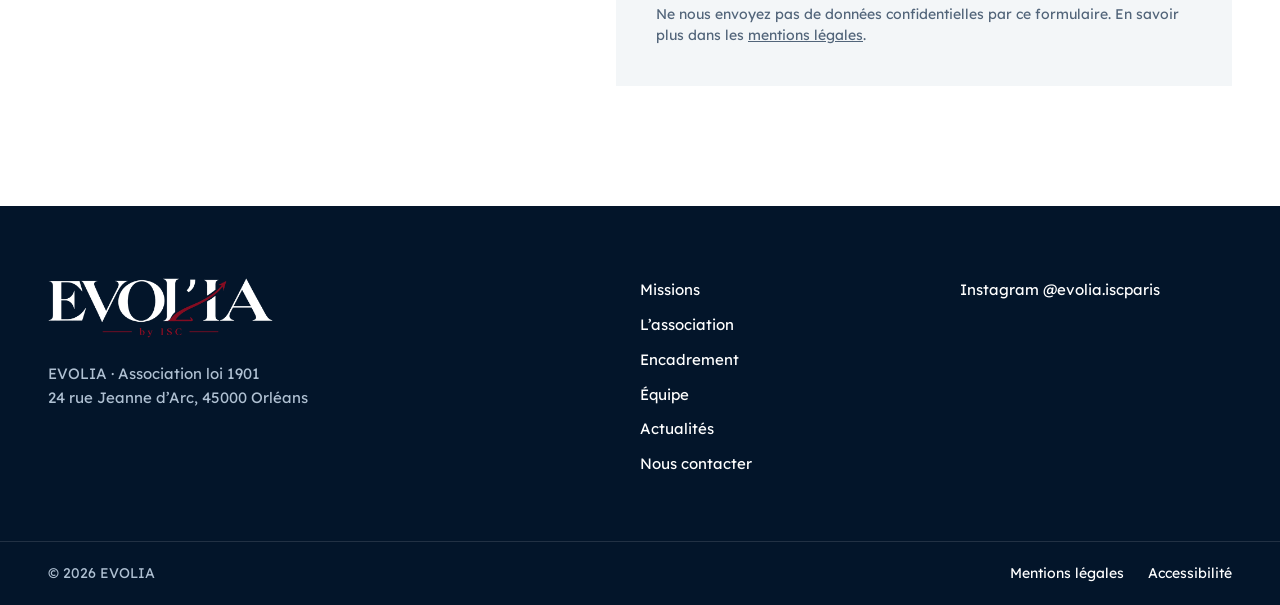
<file: contact.html>
<!doctype html>
<html lang="fr">
<head>
<meta charset="utf-8">
<meta name="viewport" content="width=device-width,initial-scale=1">
<title>Contact – EVOLIA</title>
<meta name="description" content="Contactez EVOLIA, association de conseil étudiante de l’ISC Paris à Orléans : demande de mission, partenariat, atelier ou formation.">
<meta name="theme-color" content="#051F3A">
<link rel="icon" href="assets/favicon.svg" type="image/svg+xml">
<link rel="apple-touch-icon" href="assets/apple-touch-icon.png">
<link rel="preload" href="assets/fonts/LexendVariable.woff2" as="font" type="font/woff2" crossorigin>
<link rel="stylesheet" href="style.css">
<script>document.documentElement.classList.add("js")</script>
</head>
<body class="page-simple">
<a class="skip" href="#contenu">Aller au contenu</a>

<header class="top">
 <div class="wrap">
  <a href="/" aria-label="EVOLIA, retour à l’accueil"><img src="assets/logo-evolia.png" alt="EVOL’IA by ISC" width="203" height="54"></a>
  <div class="top-actions">
   <a class="retour" href="/"><span aria-hidden="true">←</span> <span class="retour-txt" data-en="Back to the site">Retour au site</span></a>
   <div class="lang" role="group" aria-label="Langue / Language"><button type="button" data-lang="fr" aria-pressed="true">FR</button><button type="button" data-lang="en" aria-pressed="false">EN</button></div>
  </div>
 </div>
</header>

<main id="contenu">
<section id="contact">
 <div class="wrap">
  <h1 class="titre-page">Contact</h1>
  <p class="intro"><span data-en="Describe your need in a few lines. We will get back to you to discuss it.">Décrivez-nous votre besoin en quelques lignes. Nous revenons vers vous pour en discuter.</span></p>
  <div class="contact">
   <div>
    <dl class="coord">
     <dt>Contact</dt><dd><span data-en="Atom Chauffard, president">Atom Chauffard, président</span></dd>
     <dt><span data-en="Email">E-mail</span></dt><dd><a href="mailto:atom.chauffard1@gmail.com">atom.chauffard1@gmail.com</a></dd>
     <dt><span data-en="Phone">Téléphone</span></dt><dd><a href="tel:+33634410926">06 34 41 09 26</a></dd>
     <dt><span data-en="Brochure">Plaquette</span></dt><dd><a href="plaquette/EVOLIA_Plaquette_v02.pdf" class="pdf" download><span data-en="Download the brochure (PDF)">Télécharger la plaquette (PDF)</span></a></dd>
     <dt>Instagram</dt><dd><a href="https://www.instagram.com/evolia.iscparis" rel="noopener" target="_blank">@evolia.iscparis<span class="vh" data-en=" (opens in a new tab)"> (nouvel onglet)</span></a></dd>
     <dt><span data-en="Head office">Siège</span></dt><dd>EVOLIA<br>24 rue Jeanne d’Arc<br>45000 Orléans<br><a href="https://www.openstreetmap.org/search?query=24%20rue%20Jeanne%20d%27Arc%2C%2045000%20Orl%C3%A9ans" rel="noopener" target="_blank"><span data-en="See on the map (OpenStreetMap)">Voir sur la carte (OpenStreetMap)</span><span class="vh" data-en=" (opens in a new tab)"> (nouvel onglet)</span></a></dd>
    </dl>
    <figure class="carte">
     <iframe src="https://www.openstreetmap.org/export/embed.html?bbox=1.9001%2C47.8982%2C1.9121%2C47.9052&amp;layer=mapnik&amp;marker=47.90167%2C1.90610" title="Carte : ISC Paris, campus d’Orléans, 24 rue Jeanne d’Arc" loading="lazy" referrerpolicy="no-referrer"></iframe>
     <figcaption><span data-en="Map © OpenStreetMap contributors">Carte © les contributeurs d’OpenStreetMap</span></figcaption>
    </figure>
   </div>
   <form id="form" novalidate>
    <p class="delai"><span data-en="Reply within 2 working days">Réponse sous 48 h ouvrées</span></p>
    <div class="duo">
     <div><label for="prenom"><span data-en="First name">Prénom</span></label>
      <input id="prenom" name="prenom" autocomplete="given-name" maxlength="80" required><p class="err" id="err-prenom"></p></div>
     <div><label for="nom"><span data-en="Last name">Nom</span></label>
      <input id="nom" name="nom" autocomplete="family-name" maxlength="80" required><p class="err" id="err-nom"></p></div>
    </div>
    <label for="mail"><span data-en="Your email">Votre e-mail</span></label>
    <input id="mail" name="email" type="email" autocomplete="email" maxlength="200" required><p class="err" id="err-mail"></p>
    <div class="duo">
     <div><label for="tel"><span data-en="Phone &lt;span class=&quot;fac&quot;&gt;(optional)&lt;/span&gt;">Téléphone <span class="fac">(facultatif)</span></span></label>
      <input id="tel" name="telephone" type="tel" autocomplete="tel" inputmode="tel" maxlength="40" pattern="[0-9 +.\(\)\-]{6,}"><p class="err" id="err-tel"></p></div>
     <div><label for="orga"><span data-en="Organisation &lt;span class=&quot;fac&quot;&gt;(optional)&lt;/span&gt;">Organisation <span class="fac">(facultatif)</span></span></label>
      <input id="orga" name="organisation" autocomplete="organization" maxlength="160"></div>
    </div>
    <label for="profil"><span data-en="You are &lt;span class=&quot;fac&quot;&gt;(optional)&lt;/span&gt;">Vous êtes <span class="fac">(facultatif)</span></span></label>
    <select id="profil" name="profil">
     <option value="" data-en="Choose">Choisir</option>
     <option value="Entreprise" data-en="A company">Une entreprise</option>
     <option value="Association" data-en="An association">Une association</option>
     <option value="Collectivité ou administration" data-en="A local authority or public body">Une collectivité ou une administration</option>
     <option value="Établissement d'enseignement" data-en="A school or university">Un établissement d’enseignement</option>
     <option value="Étudiant" data-en="A student">Un étudiant</option>
     <option value="Particulier" data-en="An individual">Un particulier</option>
     <option value="Autre" data-en="Other">Autre</option>
    </select>
    <fieldset class="objet" aria-describedby="err-objet">
     <legend><span data-en="Subject">Objet de votre message</span></legend>
     <div class="puces">
      <label class="puce"><input type="radio" name="objet" value="Demande de mission"><span data-en="Mission request">Demande de mission</span></label>
      <label class="puce"><input type="radio" name="objet" value="Partenariat"><span data-en="Partnership">Partenariat</span></label>
      <label class="puce"><input type="radio" name="objet" value="Atelier ou formation"><span data-en="Workshop or training">Atelier ou formation</span></label>
      <label class="puce"><input type="radio" name="objet" value="Rejoindre l'association"><span data-en="Join the association">Rejoindre l’association</span></label>
      <label class="puce"><input type="radio" name="objet" value="Presse"><span data-en="Press">Presse</span></label>
      <label class="puce"><input type="radio" name="objet" value="Autre"><span data-en="Other">Autre</span></label>
     </div>
     <p class="err" id="err-objet"></p>
    </fieldset>
    <label for="msg"><span data-en="Your need">Votre besoin</span></label>
    <textarea id="msg" name="message" minlength="20" maxlength="5000" required></textarea><p class="err" id="err-msg"></p>
    <label for="piece"><span data-en="Attachment &lt;span class=&quot;fac&quot;&gt;(optional · PDF or Word, 5 MB max)&lt;/span&gt;">Pièce jointe <span class="fac">(facultatif · PDF ou Word, 5 Mo max)</span></span></label>
    <input id="piece" name="piece" type="file" accept=".pdf,.doc,.docx,application/pdf,application/msword,application/vnd.openxmlformats-officedocument.wordprocessingml.document"><p class="err" id="err-piece"></p>
    <label class="accord" for="accord"><input type="checkbox" id="accord" name="consentement" required><span data-en="I agree that EVOLIA uses this information to answer my request. To be handled faster, my message is sorted with an artificial intelligence tool (Claude, by Anthropic). It is never sold or used for marketing. I can ask for its deletion at any time.">J’accepte qu’EVOLIA utilise ces informations pour répondre à ma demande. Pour être traité plus vite, mon message est trié à l’aide d’un outil d’intelligence artificielle (Claude, d’Anthropic). Il n’est ni revendu, ni utilisé pour de la prospection. Je peux demander sa suppression à tout moment.</span></label>
    <p class="err" id="err-accord"></p>
    <div class="hp" aria-hidden="true"><label>Ne pas remplir<input name="site" tabindex="-1" autocomplete="off"></label></div>
    <button class="btn btn-r" type="submit" id="envoyer"><span data-en="Send">Envoyer</span></button>
    <small><span data-en="Please do not send confidential data through this form. More in the &lt;a href=&quot;mentions-legales&quot;&gt;legal notice&lt;/a&gt;.">Ne nous envoyez pas de données confidentielles par ce formulaire. En savoir plus dans les <a href="mentions-legales">mentions légales</a>.</span></small>
    <p class="ok" id="ok" role="status"></p>
   </form>
  </div>
 </div>
</section>
</main>

<footer>
 <div class="wrap pied">
  <div class="pied-id">
   <img src="assets/logo-evolia.png" alt="EVOL’IA by ISC" width="203" height="54">
   <p><span data-en="EVOLIA · Non-profit association (loi 1901)&lt;br&gt;24 rue Jeanne d’Arc, 45000 Orléans, France">EVOLIA · Association loi 1901<br>24 rue Jeanne d’Arc, 45000 Orléans</span></p>
  </div>
  <ul class="pied-nav">
   <li><a href="/#missions"><span data-en="Missions">Missions</span></a></li>
   <li><a href="/#association"><span data-en="The association">L’association</span></a></li>
   <li><a href="/#encadrement"><span data-en="Supervision">Encadrement</span></a></li>
   <li><a href="/#equipe"><span data-en="Team">Équipe</span></a></li>
   <li><a href="/actualites"><span data-en="News">Actualités</span></a></li>
   <li><a href="contact"><span data-en="Contact us">Nous contacter</span></a></li>
  </ul>
  <ul class="pied-nav">
   <li><a href="https://www.instagram.com/evolia.iscparis" rel="noopener" target="_blank">Instagram @evolia.iscparis<span class="vh" data-en=" (opens in a new tab)"> (nouvel onglet)</span></a></li>
  </ul>
 </div>
 <div class="bandeau">
  <div class="wrap">
   <span>© 2026 EVOLIA</span>
   <span class="liens-legaux"><a href="mentions-legales"><span data-en="Legal notice">Mentions légales</span></a> <a href="accessibilite"><span data-en="Accessibility">Accessibilité</span></a> <a href="#" class="gerer-cookies" hidden><span data-en="Cookie settings">Gérer les cookies</span></a></span>
  </div>
 </div>
</footer>

<script>
(function(){
 var lang='fr';
 var T={fr:{title:'Contact – EVOLIA',desc:'Contactez EVOLIA, association de conseil étudiante de l’ISC Paris à Orléans : demande de mission, partenariat, atelier ou formation.',home:'EVOLIA, retour à l’accueil',skip:'Aller au contenu'},
  en:{title:'Contact – EVOLIA',desc:'Contact EVOLIA, the student consulting association of ISC Paris in Orléans: mission request, partnership, workshop or training.',home:'EVOLIA, back to the site',skip:'Skip to content'}};
 function setLang(l){
  lang=l;
  document.documentElement.lang=l;
  document.querySelectorAll('[data-en]').forEach(function(el){
   if(el.dataset.fr===undefined)el.dataset.fr=el.innerHTML;
   el.innerHTML=l==='en'?el.dataset.en:el.dataset.fr;
  });
  var t=T[l];
  document.title=t.title;
  var m=document.querySelector('meta[name=description]');if(m)m.setAttribute('content',t.desc);
  document.querySelector('header.top > .wrap > a').setAttribute('aria-label',t.home);
  document.querySelector('.skip').textContent=t.skip;
  document.querySelectorAll('.lang button').forEach(function(x){x.setAttribute('aria-pressed',x.dataset.lang===l)});
  try{localStorage.setItem('evolia-lang',l)}catch(e){}
 }
 document.querySelector('.lang').addEventListener('click',function(e){var l=e.target.dataset&&e.target.dataset.lang;if(l)setLang(l)});
 var saved=null;try{saved=localStorage.getItem('evolia-lang')}catch(e){}
 if(saved==='en')setLang('en');
 // Formulaire de contact : envoi au serveur Supabase, qui enregistre le message et le fait trier par l'agent IA.
 // En cas d'échec, le visiteur peut toujours nous écrire par sa messagerie.
 var API='https://voylqdwqzvkydzdfxbob.supabase.co/functions/v1/contact';
 var MAIL='atom.chauffard1@gmail.com'; // adresse qui reçoit les messages du formulaire
 var M={
  fr:{requis:'Ce champ est obligatoire.',email:'Saisissez une adresse e-mail valide, par exemple nom@entreprise.fr.',tel:'Saisissez un numéro valide, par exemple 06 12 34 56 78.',court:'Votre message est un peu court : 20 caractères minimum.',objet:'Choisissez l’objet de votre message.',accord:'Cochez cette case pour envoyer votre message.',merci:'Merci, votre message est bien parti. Un membre de l’équipe vous répondra sous 48 h ouvrées à l’adresse indiquée.',echec:'L’envoi n’a pas abouti. Réessayez dans un instant, ou ',lien:'écrivez-nous par e-mail',sujet:'Contact depuis le site EVOLIA – ',piece:'Pièce jointe : PDF ou Word uniquement, 5 Mo maximum.',envoiPiece:'Envoi de la pièce jointe…',pieceEchec:'La pièce jointe n’a pas pu être envoyée : vous pourrez nous la transmettre par e-mail en réponse à notre message.'},
  en:{requis:'This field is required.',email:'Enter a valid email address, for example name@company.com.',tel:'Enter a valid phone number.',court:'Your message is a little short: 20 characters minimum.',objet:'Choose the subject of your message.',accord:'Tick this box to send your message.',merci:'Thank you, your message has been sent. A member of the team will reply within 2 working days to the address you gave.',echec:'Sending failed. Please try again in a moment, or ',lien:'email us',sujet:'Contact from the EVOLIA website – ',piece:'Attachment: PDF or Word only, 5 MB maximum.',envoiPiece:'Sending the attachment…',pieceEchec:'The attachment could not be sent: you can send it to us by email when replying to our message.'}
 };
 var f=document.getElementById('form'),ok=document.getElementById('ok'),bouton=document.getElementById('envoyer');
 var champs=['prenom','nom','mail','tel','msg','accord'];
 // Pièce jointe facultative : PDF ou Word, 5 Mo maximum (le serveur vérifie aussi)
 var champPiece=document.getElementById('piece');
 var TYPES={pdf:'application/pdf',doc:'application/msword',docx:'application/vnd.openxmlformats-officedocument.wordprocessingml.document'};
 function typePiece(fichier){var ext=(fichier.name.split('.').pop()||'').toLowerCase();return TYPES[ext]||''}
 function verifPiece(){var x=champPiece.files[0];return !x||(typePiece(x)&&x.size<=5242880)?'':M[lang].piece}
 function erreur(id,texte){
  var c=document.getElementById(id),e=document.getElementById('err-'+id);
  e.textContent=texte||'';
  c.classList.toggle('ko',!!texte);
  if(texte){c.setAttribute('aria-invalid','true');c.setAttribute('aria-describedby','err-'+id)}else c.removeAttribute('aria-invalid');
 }
 function message(c){
  var v=c.validity,t=M[lang];
  if(v.valueMissing)return c.type==='checkbox'?t.accord:t.requis;
  if(v.typeMismatch)return t.email;
  if(v.tooShort||(c.minLength>0&&c.value.length<c.minLength))return t.court;
  if(v.patternMismatch)return t.tel;
  return '';
 }
 function valider(){
  var premier=null;
  champs.forEach(function(id){
   var c=document.getElementById(id);
   if(c.type!=='checkbox')c.value=c.value.trim();
   var m=message(c);
   erreur(id,m);
   if(m&&!premier)premier=c;
  });
  var mp=verifPiece();erreur('piece',mp);if(mp&&!premier)premier=champPiece;
  var objet=f.querySelector('input[name=objet]:checked');
  document.getElementById('err-objet').textContent=objet?'':M[lang].objet;
  f.querySelector('.objet').classList.toggle('ko',!objet);
  if(!objet&&!premier)premier=f.querySelector('input[name=objet]');
  if(premier)premier.focus();
  return !premier;
 }
 f.addEventListener('input',function(e){
  var c=e.target;
  if(c.name==='objet'){document.getElementById('err-objet').textContent='';f.querySelector('.objet').classList.remove('ko');return}
  if(c===champPiece){erreur('piece',verifPiece());return}
  if(c.classList.contains('ko'))erreur(c.id,message(c));
 });
 function donnees(){
  var d={};
  ['prenom','nom','email','telephone','organisation','profil','message','site'].forEach(function(k){d[k]=(f.elements[k].value||'').trim()});
  var o=f.querySelector('input[name=objet]:checked');d.objet=o?o.value:'';
  d.consentement=f.elements.consentement.checked;d.langue=lang;
  return d;
 }
 function echec(d){
  var s=M[lang].sujet+d.prenom+' '+d.nom;
  var corps=d.message+'\n\n'+d.prenom+' '+d.nom+(d.organisation?' – '+d.organisation:'')+'\n'+d.email+(d.telephone?'\n'+d.telephone:'');
  var a=document.createElement('a');
  a.href='mailto:'+MAIL+'?subject='+encodeURIComponent(s)+'&body='+encodeURIComponent(corps);
  a.textContent=M[lang].lien;
  ok.textContent=M[lang].echec;ok.appendChild(a);ok.appendChild(document.createTextNode('.'));
  ok.classList.add('ko');ok.style.display='block';
 }
 f.addEventListener('submit',function(e){
  e.preventDefault();
  ok.style.display='none';ok.classList.remove('ko');
  if(!valider())return;
  var d=donnees(),fichier=champPiece.files[0]||null;
  if(fichier)d.piece={nom:fichier.name,type:typePiece(fichier),taille:fichier.size};
  bouton.disabled=true;
  fetch(API,{method:'POST',headers:{'Content-Type':'application/json'},body:JSON.stringify(d)})
   .then(function(r){if(!r.ok)throw new Error('HTTP '+r.status);return r.json()})
   .then(function(rep){
    // Le message est enregistré ; la pièce jointe part ensuite par le lien d'envoi à usage unique
    if(!fichier)return true;
    if(!rep.envoi)return false;
    ok.textContent=M[lang].envoiPiece;ok.style.display='block';
    return fetch(rep.envoi.url,{method:'PUT',headers:{'content-type':d.piece.type},body:fichier})
     .then(function(r){return r.ok}).catch(function(){return false});
   })
   .then(function(pieceOk){
    f.reset();
    ok.textContent=M[lang].merci+(pieceOk?'':' '+M[lang].pieceEchec);
    ok.style.display='block';ok.scrollIntoView({block:'nearest'});
   },function(){echec(d)})
   .then(function(){bouton.disabled=false});
 });
})();
</script>
<script src="/mesure.js" defer></script>
</body>
</html>
</file>
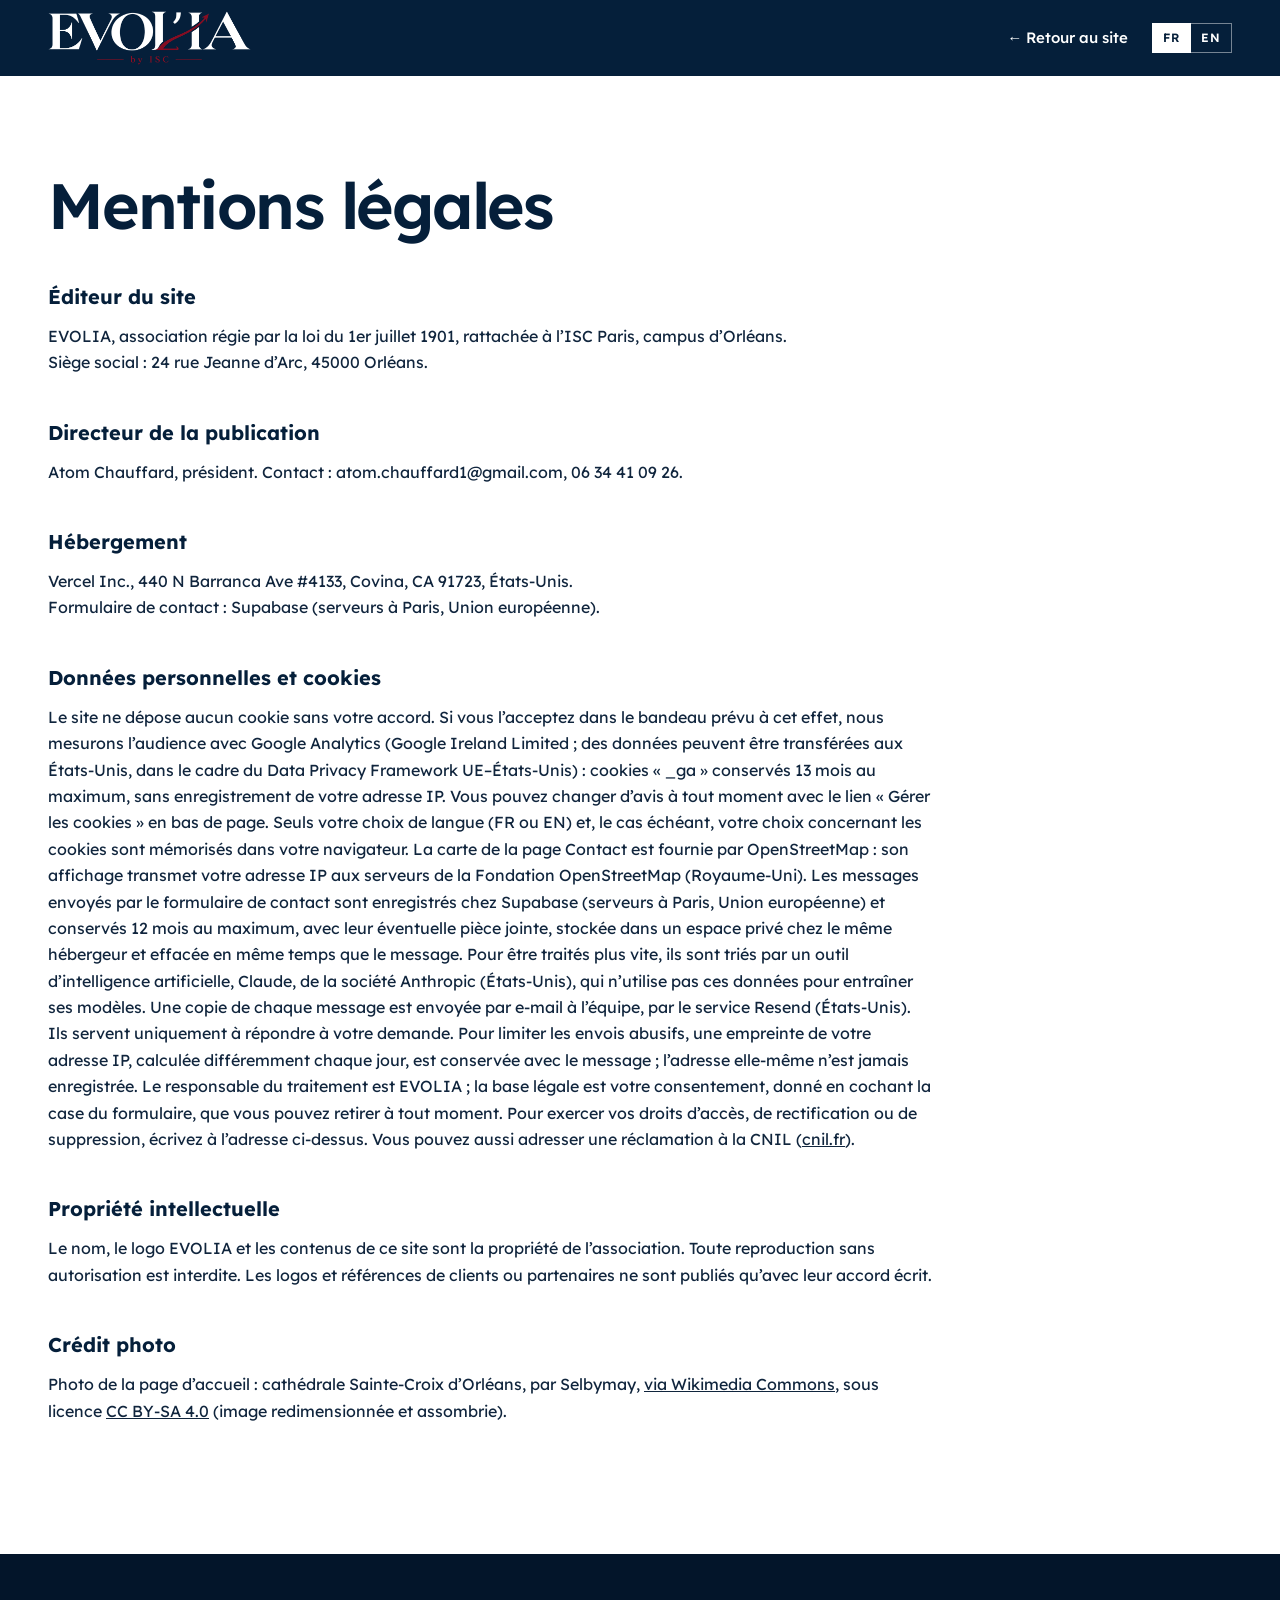
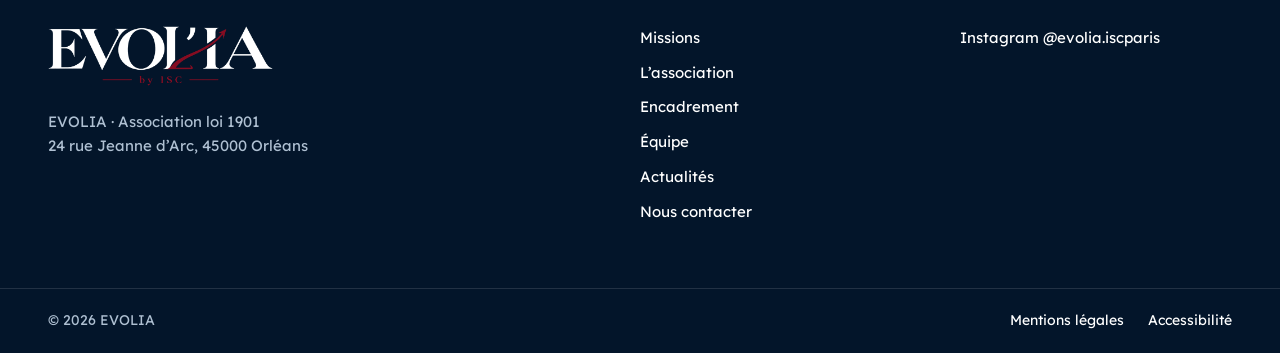
<file: mentions-legales.html>
<!doctype html>
<html lang="fr">
<head>
<meta charset="utf-8">
<meta name="viewport" content="width=device-width,initial-scale=1">
<title>Mentions légales – EVOLIA</title>
<meta name="description" content="Mentions légales du site d’EVOLIA, association de conseil étudiante de l’ISC Paris, campus d’Orléans.">
<meta name="theme-color" content="#051F3A">
<link rel="icon" href="assets/favicon.svg" type="image/svg+xml">
<link rel="apple-touch-icon" href="assets/apple-touch-icon.png">
<link rel="preload" href="assets/fonts/LexendVariable.woff2" as="font" type="font/woff2" crossorigin>
<link rel="stylesheet" href="style.css">
<script>document.documentElement.classList.add("js")</script>
</head>
<body class="page-simple">
<a class="skip" href="#contenu">Aller au contenu</a>

<header class="top">
 <div class="wrap">
  <a href="/" aria-label="EVOLIA, retour à l’accueil"><img src="assets/logo-evolia.png" alt="EVOL’IA by ISC" width="203" height="54"></a>
  <div class="top-actions">
   <a class="retour" href="/"><span aria-hidden="true">←</span> <span class="retour-txt" data-en="Back to the site">Retour au site</span></a>
   <div class="lang" role="group" aria-label="Langue / Language"><button type="button" data-lang="fr" aria-pressed="true">FR</button><button type="button" data-lang="en" aria-pressed="false">EN</button></div>
  </div>
 </div>
</header>

<main id="contenu">
<section>
 <div class="wrap"><div class="legal">
  <h1><span data-en="Legal notice">Mentions légales</span></h1>
  <h3><span data-en="Site publisher">Éditeur du site</span></h3>
  <p><span data-en="EVOLIA, an association governed by the French law of 1 July 1901, affiliated with ISC Paris, Orléans campus.&lt;br&gt;Registered office: 24 rue Jeanne d’Arc, 45000 Orléans, France.">EVOLIA, association régie par la loi du 1er juillet 1901, rattachée à l’ISC Paris, campus d’Orléans.<br>Siège social : 24 rue Jeanne d’Arc, 45000 Orléans.</span></p>
  <h3><span data-en="Publication director">Directeur de la publication</span></h3>
  <p><span data-en="Atom Chauffard, president. Contact: atom.chauffard1@gmail.com, +33 6 34 41 09 26.">Atom Chauffard, président. Contact : atom.chauffard1@gmail.com, 06 34 41 09 26.</span></p>
  <h3><span data-en="Hosting">Hébergement</span></h3>
  <p><span data-en="Vercel Inc., 440 N Barranca Ave #4133, Covina, CA 91723, USA.&lt;br&gt;Contact form: Supabase (servers in Paris, European Union).">Vercel Inc., 440 N Barranca Ave #4133, Covina, CA 91723, États-Unis.<br>Formulaire de contact : Supabase (serveurs à Paris, Union européenne).</span></p>
  <h3 id="cookies"><span data-en="Personal data and cookies">Données personnelles et cookies</span></h3>
  <p><span data-en="The site sets no cookies without your consent. If you accept them in the banner provided, we measure the audience with Google Analytics (Google Ireland Limited; data may be transferred to the United States under the EU–US Data Privacy Framework): “_ga” cookies kept for 13 months at most, without storing your IP address. You can change your mind at any time with the “Cookie settings” link at the bottom of the page. Only your language choice (FR or EN) and, if applicable, your cookie choice are remembered in your browser. The map on the Contact page is provided by OpenStreetMap: displaying it sends your IP address to the servers of the OpenStreetMap Foundation (United Kingdom). Messages sent through the contact form are stored by Supabase (servers in Paris, European Union) and kept for 12 months at most, together with any attachment, which is stored in a private space with the same host and deleted at the same time as the message. To be handled faster, they are sorted by an artificial intelligence tool, Claude, from Anthropic (United States), which does not use this data to train its models. A copy of each message is emailed to the team through the Resend service (United States). They are used only to answer your request. To prevent abuse, a fingerprint of your IP address, computed differently each day, is kept with the message; the address itself is never stored. The data controller is EVOLIA; the legal basis is your consent, given by ticking the box on the form, which you can withdraw at any time. To exercise your rights of access, rectification or deletion, write to the address above. You can also lodge a complaint with the CNIL (&lt;a href=&quot;https://www.cnil.fr&quot;&gt;cnil.fr&lt;/a&gt;).">Le site ne dépose aucun cookie sans votre accord. Si vous l’acceptez dans le bandeau prévu à cet effet, nous mesurons l’audience avec Google Analytics (Google Ireland Limited ; des données peuvent être transférées aux États-Unis, dans le cadre du Data Privacy Framework UE–États-Unis) : cookies « _ga » conservés 13 mois au maximum, sans enregistrement de votre adresse IP. Vous pouvez changer d’avis à tout moment avec le lien « Gérer les cookies » en bas de page. Seuls votre choix de langue (FR ou EN) et, le cas échéant, votre choix concernant les cookies sont mémorisés dans votre navigateur. La carte de la page Contact est fournie par OpenStreetMap : son affichage transmet votre adresse IP aux serveurs de la Fondation OpenStreetMap (Royaume-Uni). Les messages envoyés par le formulaire de contact sont enregistrés chez Supabase (serveurs à Paris, Union européenne) et conservés 12 mois au maximum, avec leur éventuelle pièce jointe, stockée dans un espace privé chez le même hébergeur et effacée en même temps que le message. Pour être traités plus vite, ils sont triés par un outil d’intelligence artificielle, Claude, de la société Anthropic (États-Unis), qui n’utilise pas ces données pour entraîner ses modèles. Une copie de chaque message est envoyée par e-mail à l’équipe, par le service Resend (États-Unis). Ils servent uniquement à répondre à votre demande. Pour limiter les envois abusifs, une empreinte de votre adresse IP, calculée différemment chaque jour, est conservée avec le message ; l’adresse elle-même n’est jamais enregistrée. Le responsable du traitement est EVOLIA ; la base légale est votre consentement, donné en cochant la case du formulaire, que vous pouvez retirer à tout moment. Pour exercer vos droits d’accès, de rectification ou de suppression, écrivez à l’adresse ci-dessus. Vous pouvez aussi adresser une réclamation à la CNIL (<a href="https://www.cnil.fr">cnil.fr</a>).</span></p>
  <h3><span data-en="Intellectual property">Propriété intellectuelle</span></h3>
  <p><span data-en="The EVOLIA name, logo and the content of this site belong to the association. Reproduction without permission is prohibited. Client or partner logos and references are published only with their written consent.">Le nom, le logo EVOLIA et les contenus de ce site sont la propriété de l’association. Toute reproduction sans autorisation est interdite. Les logos et références de clients ou partenaires ne sont publiés qu’avec leur accord écrit.</span></p>
  <h3><span data-en="Photo credit">Crédit photo</span></h3>
  <p><span data-en="Home page photo: Sainte-Croix Cathedral, Orléans, by Selbymay, &lt;a href=&quot;https://commons.wikimedia.org/wiki/File:OrleansCathedrale_1.jpg&quot;&gt;via Wikimedia Commons&lt;/a&gt;, licensed under &lt;a href=&quot;https://creativecommons.org/licenses/by-sa/4.0/&quot;&gt;CC BY-SA 4.0&lt;/a&gt; (resized and darkened).">Photo de la page d’accueil : cathédrale Sainte-Croix d’Orléans, par Selbymay, <a href="https://commons.wikimedia.org/wiki/File:OrleansCathedrale_1.jpg">via Wikimedia Commons</a>, sous licence <a href="https://creativecommons.org/licenses/by-sa/4.0/deed.fr">CC BY-SA 4.0</a> (image redimensionnée et assombrie).</span></p>
 </div></div>
</section>
</main>

<footer>
 <div class="wrap pied">
  <div class="pied-id">
   <img src="assets/logo-evolia.png" alt="EVOL’IA by ISC" width="203" height="54">
   <p><span data-en="EVOLIA · Non-profit association (loi 1901)&lt;br&gt;24 rue Jeanne d’Arc, 45000 Orléans, France">EVOLIA · Association loi 1901<br>24 rue Jeanne d’Arc, 45000 Orléans</span></p>
  </div>
  <ul class="pied-nav">
   <li><a href="/#missions"><span data-en="Missions">Missions</span></a></li>
   <li><a href="/#association"><span data-en="The association">L’association</span></a></li>
   <li><a href="/#encadrement"><span data-en="Supervision">Encadrement</span></a></li>
   <li><a href="/#equipe"><span data-en="Team">Équipe</span></a></li>
   <li><a href="/actualites"><span data-en="News">Actualités</span></a></li>
   <li><a href="contact"><span data-en="Contact us">Nous contacter</span></a></li>
  </ul>
  <ul class="pied-nav">
   <li><a href="https://www.instagram.com/evolia.iscparis" rel="noopener" target="_blank">Instagram @evolia.iscparis<span class="vh" data-en=" (opens in a new tab)"> (nouvel onglet)</span></a></li>
  </ul>
 </div>
 <div class="bandeau">
  <div class="wrap">
   <span>© 2026 EVOLIA</span>
   <span class="liens-legaux"><a href="mentions-legales"><span data-en="Legal notice">Mentions légales</span></a> <a href="accessibilite"><span data-en="Accessibility">Accessibilité</span></a> <a href="#" class="gerer-cookies" hidden><span data-en="Cookie settings">Gérer les cookies</span></a></span>
  </div>
 </div>
</footer>

<script>
(function(){
 var T={fr:{title:'Mentions légales – EVOLIA',home:'EVOLIA, retour à l’accueil',skip:'Aller au contenu'},
  en:{title:'Legal notice – EVOLIA',home:'EVOLIA, back to the site',skip:'Skip to content'}};
 function setLang(l){
  document.documentElement.lang=l;
  document.querySelectorAll('[data-en]').forEach(function(el){
   if(el.dataset.fr===undefined)el.dataset.fr=el.innerHTML;
   el.innerHTML=l==='en'?el.dataset.en:el.dataset.fr;
  });
  var t=T[l];
  document.title=t.title;
  document.querySelector('header.top > .wrap > a').setAttribute('aria-label',t.home);
  document.querySelector('.skip').textContent=t.skip;
  document.querySelectorAll('.lang button').forEach(function(x){x.setAttribute('aria-pressed',x.dataset.lang===l)});
  try{localStorage.setItem('evolia-lang',l)}catch(e){}
 }
 document.querySelector('.lang').addEventListener('click',function(e){var l=e.target.dataset&&e.target.dataset.lang;if(l)setLang(l)});
 var saved=null;try{saved=localStorage.getItem('evolia-lang')}catch(e){}
 if(saved==='en')setLang('en');
})();
</script>
<script src="/mesure.js" defer></script>
</body>
</html>
</file>
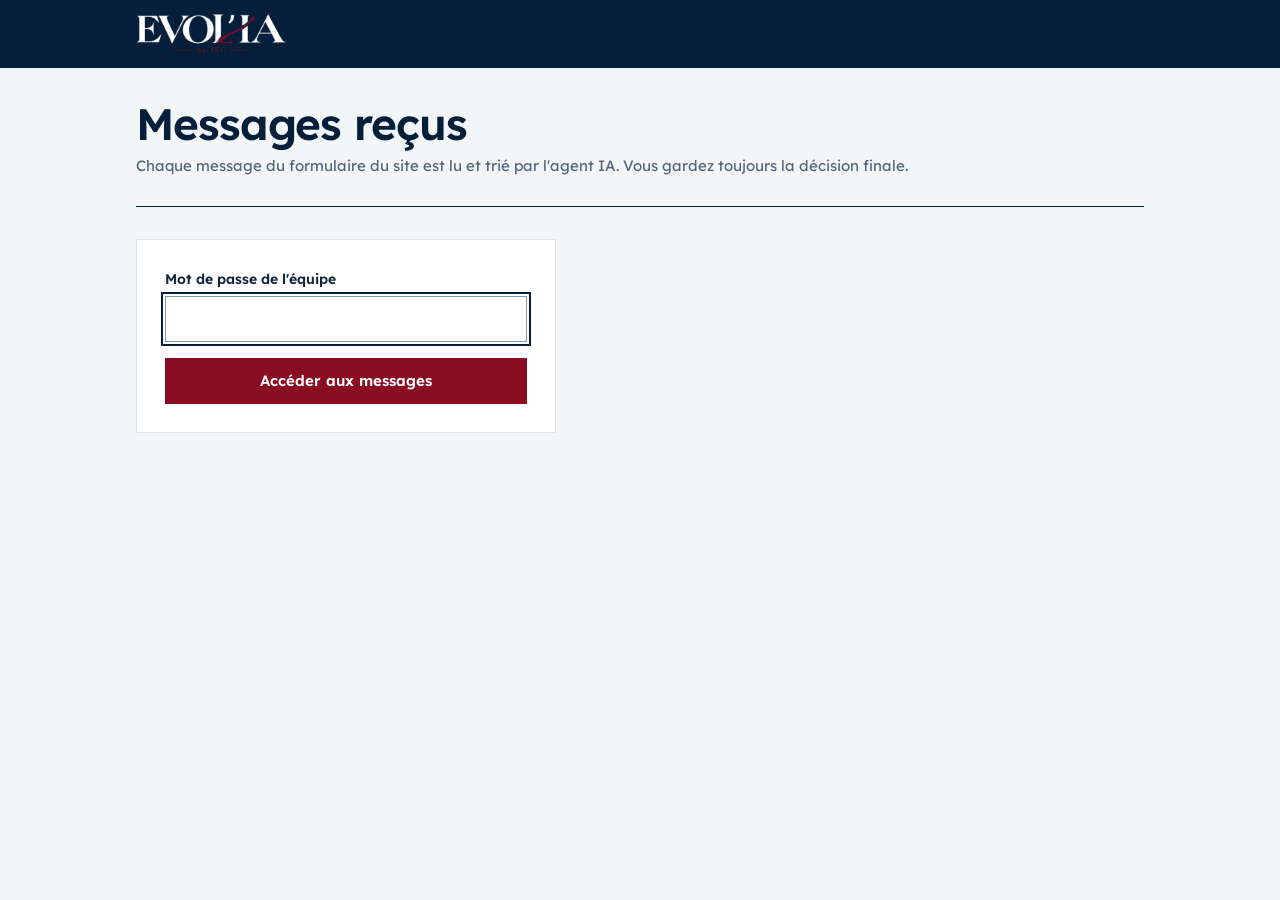
<file: tableau-de-bord.html>
<!doctype html>
<html lang="fr">
<head>
<meta charset="utf-8">
<meta name="viewport" content="width=device-width, initial-scale=1">
<meta name="robots" content="noindex, nofollow, noarchive">
<title>Messages reçus – EVOLIA</title>
<link rel="preload" href="assets/fonts/LexendVariable.woff2" as="font" type="font/woff2" crossorigin>
<link rel="icon" href="assets/favicon.svg" type="image/svg+xml">
<style>
@font-face{font-family:"Lexend";src:url("assets/fonts/LexendVariable.woff2") format("woff2");font-weight:100 900;font-display:swap}
:root{
  --nuit:#051F3A; --rouge:#8B0D22; --encre:#10253D; --ardoise:#52657A; --pale:#F3F6F8; --bordure:#DCE3E9; --blanc:#FFFFFF;
  --bon:#1E6B47; --bon-fond:#E5F2EB; --verif:#8A5300; --verif-fond:#FBF0DB; --mauvais:#8B0D22; --mauvais-fond:#F7E5E8;
}
*{box-sizing:border-box}
[hidden]{display:none !important}
html{-webkit-text-size-adjust:100%}
body{margin:0;background:var(--pale);color:var(--encre);font:15px/1.6 Lexend,Arial,Helvetica,sans-serif}
button,input{font:inherit}

.entete{background:var(--nuit)}
.entete-in{max-width:1040px;margin:0 auto;padding:14px 16px;display:flex;align-items:center;justify-content:space-between;gap:12px 16px;flex-wrap:wrap}
.entete img{display:block;height:40px;width:auto}
.entete-droite{display:flex;align-items:center;gap:10px;flex-wrap:wrap}
.etat-ia{display:inline-flex;align-items:center;gap:8px;color:#DCE4EC;font-size:13px;border:1px solid rgba(220,228,236,.35);border-radius:0;padding:6px 12px}
.etat-ia i{width:8px;height:8px;border-radius:50%;background:#7FD1A4;display:block}
.etat-ia.off i{background:#E8B04B}
.sortir{background:none;border:1px solid rgba(220,228,236,.35);color:#DCE4EC;border-radius:0;padding:6px 12px;font-size:13px;cursor:pointer}
.sortir:hover{background:rgba(255,255,255,.08)}

main{max-width:1040px;margin:0 auto;padding:32px 16px 56px}
h1{margin:0;font-size:clamp(30px,4vw,44px);line-height:1.08;font-weight:600;letter-spacing:-.025em;color:var(--nuit)}
.sous-titre{margin:6px 0 0;color:var(--ardoise)}
.filet{height:1px;background:var(--nuit);margin:28px 0 32px}

.connexion{max-width:420px;background:var(--blanc);border:1px solid var(--bordure);border-radius:0;padding:28px}
.connexion label{display:block;font-weight:600;font-size:14px;margin:0 0 6px}
.connexion input{width:100%;border:1px solid #8796A6;border-radius:0;padding:10px 12px;min-height:46px;color:var(--encre);margin-bottom:16px}
.connexion input:focus{outline:2px solid var(--nuit);outline-offset:2px}
.connexion button{width:100%;min-height:46px;border:0;border-radius:0;background:var(--rouge);color:var(--blanc);font-weight:600;cursor:pointer}
.connexion button:hover{background:#6F0A1B}
.connexion button[disabled]{opacity:.65;cursor:wait}
.erreur-connexion{margin:12px 0 0;color:var(--rouge);font-weight:600;font-size:14px}
.erreur-connexion:empty{display:none}

.compteurs{display:grid;grid-template-columns:repeat(2,1fr);gap:10px;margin-bottom:14px}
@media (min-width:760px){.compteurs{grid-template-columns:repeat(5,1fr)}}
.compteur{background:var(--blanc);border:1px solid var(--bordure);border-top:4px solid var(--ardoise);border-radius:0;padding:12px 14px;text-align:left;cursor:pointer;color:var(--encre)}
.compteur b{display:block;font-size:26px;line-height:1.1;font-variant-numeric:tabular-nums;color:var(--nuit)}
.compteur span{font-size:13px;font-weight:600;color:var(--ardoise)}
.compteur[data-filtre=bon]{border-top-color:var(--bon)}
.compteur[data-filtre=a_verifier]{border-top-color:#C98A1B}
.compteur[data-filtre=mauvais]{border-top-color:var(--mauvais)}
.compteur[data-filtre=tous]{border-top-color:var(--nuit)}
.compteur[aria-pressed=true]{outline:2px solid var(--nuit);outline-offset:1px}
.compteur:focus-visible{outline:2px solid var(--nuit);outline-offset:3px}
.options{display:flex;align-items:center;gap:8px;font-size:14px;color:var(--ardoise);margin:0 0 18px}
.options input{width:18px;height:18px;accent-color:var(--nuit);margin:0}

.vide{background:var(--blanc);border:1px dashed var(--bordure);border-radius:0;padding:36px 20px;text-align:center;color:var(--ardoise)}
.vide strong{display:block;color:var(--nuit);font-size:17px;margin-bottom:4px}
.liste{display:grid;gap:14px}
.msg{background:var(--blanc);border:1px solid var(--bordure);border-left:5px solid var(--ardoise);border-radius:0;padding:18px 20px}
@media (max-width:520px){.msg{padding:16px 14px}}
.msg.v-bon{border-left-color:var(--bon)}
.msg.v-a_verifier{border-left-color:#C98A1B}
.msg.v-mauvais{border-left-color:var(--mauvais)}
.msg.traite{opacity:.62}
.ligne1{display:flex;flex-wrap:wrap;align-items:center;gap:8px 10px;margin-bottom:8px}
.badge{display:inline-flex;align-items:center;gap:6px;font-size:12px;font-weight:600;letter-spacing:.1em;text-transform:uppercase;border-radius:0;padding:3px 8px;background:var(--pale);color:var(--ardoise)}
.badge.bon{background:var(--bon-fond);color:var(--bon)}
.badge.a_verifier{background:var(--verif-fond);color:var(--verif)}
.badge.mauvais{background:var(--mauvais-fond);color:var(--mauvais)}
.badge .score{font-weight:600;letter-spacing:0;opacity:.85}
.etiquette{font-size:12px;color:var(--ardoise);border:1px solid var(--bordure);border-radius:0;padding:2px 7px}
.etiquette.haute{border-color:var(--rouge);color:var(--rouge);font-weight:600}
.date{margin-left:auto;font-size:13px;color:var(--ardoise);white-space:nowrap}
.qui{margin:0;font-size:17px;font-weight:700;color:var(--nuit)}
.qui span{font-weight:400;color:var(--ardoise)}
.contact{margin:2px 0 0;font-size:14px;color:var(--ardoise);overflow-wrap:anywhere}
.contact a{color:var(--nuit)}
.adr{font-size:12px;font-weight:600;border-radius:0;padding:1px 6px;margin-left:4px}
.adr.fiable{background:var(--bon-fond);color:var(--bon)}
.adr.personnelle{background:var(--pale);color:var(--ardoise)}
.adr.douteuse{background:var(--verif-fond);color:var(--verif)}
.adr.invalide{background:var(--mauvais-fond);color:var(--mauvais)}
.resume{margin:12px 0 6px;font-weight:600}
.raisons{margin:0 0 8px;padding-left:20px}
.raisons li{margin:2px 0}
.action{margin:0;font-size:14px}
.action b{color:var(--nuit)}
.alerte{margin:8px 0 0;font-size:14px;background:var(--verif-fond);color:var(--verif);border-radius:0;padding:8px 10px}
.attente{display:flex;align-items:center;gap:10px;color:var(--ardoise);margin:12px 0 4px}
.roue{width:16px;height:16px;border:2px solid var(--bordure);border-top-color:var(--nuit);border-radius:50%;animation:tourne .9s linear infinite}
@keyframes tourne{to{transform:rotate(360deg)}}
@media (prefers-reduced-motion:reduce){.roue{animation:none}}
details{margin-top:10px;border-top:1px solid var(--bordure);padding-top:10px}
summary{cursor:pointer;font-weight:600;font-size:14px;color:var(--nuit)}
summary:focus-visible{outline:2px solid var(--nuit);outline-offset:2px}
.texte{white-space:pre-wrap;overflow-wrap:anywhere;background:var(--pale);border-radius:0;padding:12px 14px;margin:10px 0 0;font-size:14px}
.outils{display:flex;flex-wrap:wrap;gap:8px;margin-top:10px}
.btn{display:inline-flex;align-items:center;gap:6px;min-height:36px;padding:0 14px;border-radius:0;border:1px solid var(--nuit);background:var(--blanc);color:var(--nuit);font-size:14px;font-weight:600;cursor:pointer;text-decoration:none}
.btn:hover{background:var(--pale)}
.btn.plein{background:var(--nuit);color:var(--blanc)}
.btn.plein:hover{background:#0B2D52}
.btn.danger{border-color:var(--rouge);color:var(--rouge)}
.btn.danger.confirme{background:var(--rouge);color:var(--blanc)}
.btn:focus-visible{outline:2px solid var(--nuit);outline-offset:2px}
.pied{display:flex;flex-wrap:wrap;align-items:center;justify-content:space-between;gap:10px;margin-top:14px;padding-top:12px;border-top:1px solid var(--bordure)}
.source{font-size:12px;color:var(--ardoise)}
.bandeau{background:var(--mauvais-fond);color:var(--mauvais);border-radius:0;padding:12px 14px;font-weight:600;margin-bottom:14px}
.piece{margin:6px 0 0;font-size:14px;color:var(--ardoise)}
.piece a{color:var(--nuit);font-weight:600}
</style>
</head>
<body>
<header class="entete">
  <div class="entete-in">
    <a href="/"><img src="assets/logo-evolia.png" alt="EVOL’IA by ISC, retour au site" width="150" height="40"></a>
    <div class="entete-droite">
      <span class="etat-ia" id="etat-ia" hidden><i></i><span></span></span>
      <button type="button" class="sortir" id="sortir" hidden>Se déconnecter</button>
    </div>
  </div>
</header>

<main>
  <h1>Messages reçus</h1>
  <p class="sous-titre">Chaque message du formulaire du site est lu et trié par l'agent IA. Vous gardez toujours la décision finale.</p>
  <div class="filet" aria-hidden="true"></div>

  <form class="connexion" id="connexion">
    <label for="mdp">Mot de passe de l'équipe</label>
    <input type="password" id="mdp" autocomplete="current-password" required>
    <button type="submit" id="entrer">Accéder aux messages</button>
    <p class="erreur-connexion" id="erreur-connexion" role="alert"></p>
  </form>

  <div id="espace" hidden>
    <div class="bandeau" id="bandeau" role="alert" hidden></div>
    <div class="compteurs" role="group" aria-label="Filtrer par verdict">
      <button type="button" class="compteur" data-filtre="tous" aria-pressed="true"><b id="n-tous">0</b><span>Tous</span></button>
      <button type="button" class="compteur" data-filtre="bon" aria-pressed="false"><b id="n-bon">0</b><span>Bons</span></button>
      <button type="button" class="compteur" data-filtre="a_verifier" aria-pressed="false"><b id="n-a_verifier">0</b><span>À vérifier</span></button>
      <button type="button" class="compteur" data-filtre="mauvais" aria-pressed="false"><b id="n-mauvais">0</b><span>Mauvais</span></button>
      <button type="button" class="compteur" data-filtre="en_cours" aria-pressed="false"><b id="n-en_cours">0</b><span>En cours d'analyse</span></button>
    </div>
    <label class="options"><input type="checkbox" id="masquer-traites"> Masquer les messages traités</label>
    <div class="liste" id="liste" aria-live="polite"></div>
  </div>
</main>

<script>
(function () {
  var API = "https://voylqdwqzvkydzdfxbob.supabase.co/functions/v1/contact";
  var VERDICTS = { bon: "Bon", a_verifier: "À vérifier", mauvais: "Mauvais" };
  var CATEGORIES = {
    demande_de_mission: "Demande de mission", partenariat: "Partenariat", atelier_formation: "Atelier ou formation",
    candidature_benevolat: "Candidature", presse: "Presse", question: "Question", prospection_commerciale: "Démarchage",
    spam: "Spam", hors_perimetre: "Hors périmètre", autre: "Autre"
  };
  var ADRESSES = { fiable: "adresse fiable", personnelle: "adresse personnelle", douteuse: "adresse douteuse", invalide: "adresse invalide" };

  var motDePasse = "";
  try { motDePasse = sessionStorage.getItem("evolia-tableau") || ""; } catch (e) {}
  var filtre = "tous", masquerTraites = false, messages = [], dernierEtat = "", ouverts = {}, minuteur = null;
  var liste = document.getElementById("liste");

  function el(tag, cls, texte) {
    var n = document.createElement(tag);
    if (cls) n.className = cls;
    if (texte != null) n.textContent = texte;
    return n;
  }
  function dateLisible(iso) {
    var d = new Date(iso);
    return d.toLocaleDateString("fr-FR", { day: "numeric", month: "short" }) + " à " + d.toLocaleTimeString("fr-FR", { hour: "2-digit", minute: "2-digit" });
  }
  function cleVerdict(m) { return m.statut === "en_cours" || !m.analyse ? "en_cours" : m.analyse.verdict; }

  function appelApi(chemin, methode) {
    return fetch(API + chemin, { method: methode || "GET", headers: { "x-evolia-mot-de-passe": motDePasse }, cache: "no-store" })
      .then(function (r) {
        if (r.status === 401) { deconnecter("Mot de passe incorrect."); throw new Error("401"); }
        if (!r.ok) throw new Error("HTTP " + r.status);
        return r.json();
      });
  }

  function bloc(m, cle, titre, contenu) {
    var d = el("details");
    d.open = !!ouverts[m.id + cle];
    d.addEventListener("toggle", function () { ouverts[m.id + cle] = d.open; });
    d.appendChild(el("summary", null, titre));
    contenu.forEach(function (c) { d.appendChild(c); });
    return d;
  }
  function bouton(texte, cls, action) {
    var b = el("button", "btn" + (cls ? " " + cls : ""), texte);
    b.type = "button";
    b.addEventListener("click", action);
    return b;
  }

  function carte(m) {
    var a = m.analyse, v = cleVerdict(m);
    var c = el("article", "msg v-" + v + (m.traite ? " traite" : ""));
    var l1 = el("div", "ligne1");
    if (v === "en_cours") l1.appendChild(el("span", "badge", "En cours"));
    else {
      var b = el("span", "badge " + v, VERDICTS[v] || v);
      b.appendChild(el("span", "score", a.score + "/100"));
      l1.appendChild(b);
      if (a.categorie && a.source === "ia") l1.appendChild(el("span", "etiquette", CATEGORIES[a.categorie] || a.categorie));
      if (a.priorite === "haute") l1.appendChild(el("span", "etiquette haute", "Priorité haute"));
    }
    if (m.langue === "en") l1.appendChild(el("span", "etiquette", "EN"));
    if (m.traite) l1.appendChild(el("span", "etiquette", "Traité"));
    l1.appendChild(el("span", "date", dateLisible(m.recu_le)));
    c.appendChild(l1);

    var qui = el("p", "qui", m.prenom + " " + m.nom);
    if (m.organisation) qui.appendChild(el("span", null, " — " + m.organisation));
    c.appendChild(qui);
    var contact = el("p", "contact");
    var lien = el("a", null, m.email);
    lien.href = "mailto:" + m.email;
    contact.appendChild(lien);
    if (a && a.adresse_email) contact.appendChild(el("span", "adr " + a.adresse_email, ADRESSES[a.adresse_email] || a.adresse_email));
    contact.appendChild(document.createTextNode(" · " + m.objet + (m.profil ? " · " + m.profil : "") + (m.telephone ? " · " + m.telephone : "")));
    c.appendChild(contact);
    if (m.piece_jointe) {
      var pj = el("p", "piece");
      pj.appendChild(el("b", null, "Pièce jointe : "));
      var taille = m.piece_jointe.taille > 1048576 ? (m.piece_jointe.taille / 1048576).toFixed(1).replace(".", ",") + " Mo" : Math.max(1, Math.round(m.piece_jointe.taille / 1024)) + " Ko";
      if (m.piece_jointe.url) {
        var lienPj = el("a", null, m.piece_jointe.nom);
        lienPj.href = m.piece_jointe.url; lienPj.target = "_blank"; lienPj.rel = "noopener";
        pj.appendChild(lienPj);
        pj.appendChild(document.createTextNode(" (" + taille + ")"));
      } else pj.appendChild(document.createTextNode(m.piece_jointe.nom + " (" + taille + ") — annoncée mais pas reçue"));
      c.appendChild(pj);
    }

    if (v === "en_cours") {
      var att = el("div", "attente");
      att.appendChild(el("span", "roue"));
      att.appendChild(el("span", null, "L'agent lit le message…"));
      c.appendChild(att);
    } else {
      c.appendChild(el("p", "resume", a.resume));
      var ul = el("ul", "raisons");
      (a.raisons || []).forEach(function (r) { ul.appendChild(el("li", null, r)); });
      c.appendChild(ul);
      var act = el("p", "action");
      act.appendChild(el("b", null, "Action conseillée : "));
      act.appendChild(document.createTextNode(a.action_conseillee));
      c.appendChild(act);
      var verif = a.verifications && a.verifications.adresse;
      if (verif && verif.suggestion) c.appendChild(el("p", "alerte", "Faute de frappe probable dans l'adresse : " + verif.suggestion + " ?"));
    }

    c.appendChild(bloc(m, "msg", "Voir le message complet", [el("div", "texte", m.message)]));
    if (a && a.brouillon_reponse) {
      var outils = el("div", "outils");
      var dest = (a.verifications && a.verifications.adresse && a.verifications.adresse.suggestion) || m.email;
      var rep = el("a", "btn plein", "Répondre avec ce brouillon");
      rep.href = "mailto:" + dest + "?subject=" + encodeURIComponent("Re : " + m.objet + " – EVOLIA") + "&body=" + encodeURIComponent(a.brouillon_reponse);
      outils.appendChild(rep);
      var copier = bouton("Copier", null, function () {
        navigator.clipboard.writeText(a.brouillon_reponse).then(function () {
          copier.textContent = "Copié";
          setTimeout(function () { copier.textContent = "Copier"; }, 1500);
        });
      });
      outils.appendChild(copier);
      c.appendChild(bloc(m, "rep", "Brouillon de réponse proposé par l'agent", [el("div", "texte", a.brouillon_reponse), outils]));
    }

    var pied = el("div", "pied");
    var src = a ? (a.source === "ia" ? "Analysé par l'IA (" + (a.modele || "Claude") + ")" : "Analyse par règles") + (a.note ? " — " + a.note : "") : "";
    pied.appendChild(el("span", "source", src));
    var actions = el("div", "outils");
    actions.style.marginTop = "0";
    if (!m.traite) actions.appendChild(bouton("Marquer comme traité", null, function () { action(m.id, "traite"); }));
    if (v !== "en_cours") actions.appendChild(bouton("Relancer l'analyse", null, function () { action(m.id, "reanalyser"); }));
    var suppr = bouton("Supprimer", "danger", function () {
      if (!suppr.classList.contains("confirme")) {
        suppr.classList.add("confirme");
        suppr.textContent = "Confirmer la suppression";
        setTimeout(function () { suppr.classList.remove("confirme"); suppr.textContent = "Supprimer"; }, 4000);
        return;
      }
      action(m.id, "supprimer");
    });
    actions.appendChild(suppr);
    pied.appendChild(actions);
    c.appendChild(pied);
    return c;
  }

  function afficher() {
    var n = { tous: messages.length, bon: 0, a_verifier: 0, mauvais: 0, en_cours: 0 };
    messages.forEach(function (m) { n[cleVerdict(m)] = (n[cleVerdict(m)] || 0) + 1; });
    Object.keys(n).forEach(function (k) { var x = document.getElementById("n-" + k); if (x) x.textContent = n[k]; });
    var visibles = messages.filter(function (m) {
      return (filtre === "tous" || cleVerdict(m) === filtre) && !(masquerTraites && m.traite);
    });
    liste.textContent = "";
    if (!visibles.length) {
      var vide = el("div", "vide");
      vide.appendChild(el("strong", null, messages.length ? "Aucun message dans ce filtre" : "Aucun message pour l'instant"));
      vide.appendChild(document.createTextNode(messages.length ? "Changez de filtre pour voir les autres messages." : "Les messages envoyés depuis le formulaire du site apparaîtront ici, avec le verdict de l'agent."));
      liste.appendChild(vide);
      return;
    }
    visibles.forEach(function (m) { liste.appendChild(carte(m)); });
  }

  function charger() {
    return appelApi("/messages").then(function (j) {
      document.getElementById("bandeau").hidden = true;
      var etat = document.getElementById("etat-ia");
      etat.hidden = false;
      etat.classList.toggle("off", !j.ia_active);
      etat.lastChild.textContent = j.ia_active ? "Agent IA activé · " + j.modele : "Sans clé API · tri par règles";
      var s = JSON.stringify(j.messages);
      if (s !== dernierEtat) { dernierEtat = s; messages = j.messages; afficher(); }
    });
  }
  function boucle() {
    charger().catch(function (e) {
      if (e.message !== "401") { var b = document.getElementById("bandeau"); b.textContent = "Connexion au serveur impossible. Nouvel essai dans quelques secondes."; b.hidden = false; }
    }).then(function () {
      if (!motDePasse) return;
      var enCours = messages.some(function (m) { return cleVerdict(m) === "en_cours"; });
      minuteur = setTimeout(boucle, enCours ? 3000 : 20000);
    });
  }
  function action(id, quoi) {
    appelApi("/messages/" + encodeURIComponent(id) + "/" + quoi, "POST").then(charger).catch(function () {});
  }

  function entrer() {
    document.getElementById("connexion").hidden = true;
    document.getElementById("espace").hidden = false;
    document.getElementById("sortir").hidden = false;
    boucle();
  }
  function deconnecter(texte) {
    motDePasse = "";
    try { sessionStorage.removeItem("evolia-tableau"); } catch (e) {}
    clearTimeout(minuteur);
    messages = []; dernierEtat = "";
    document.getElementById("espace").hidden = true;
    document.getElementById("sortir").hidden = true;
    document.getElementById("etat-ia").hidden = true;
    document.getElementById("connexion").hidden = false;
    document.getElementById("erreur-connexion").textContent = texte || "";
    document.getElementById("mdp").value = "";
    document.getElementById("mdp").focus();
  }

  document.getElementById("connexion").addEventListener("submit", function (e) {
    e.preventDefault();
    var btn = document.getElementById("entrer");
    motDePasse = document.getElementById("mdp").value;
    btn.disabled = true;
    document.getElementById("erreur-connexion").textContent = "";
    appelApi("/messages").then(function () {
      try { sessionStorage.setItem("evolia-tableau", motDePasse); } catch (e2) {}
      entrer();
    }).catch(function (err) {
      if (err.message !== "401") document.getElementById("erreur-connexion").textContent = "Serveur injoignable. Réessayez dans un instant.";
    }).then(function () { btn.disabled = false; });
  });
  document.getElementById("sortir").addEventListener("click", function () { deconnecter(""); });
  [].forEach.call(document.querySelectorAll(".compteur"), function (b) {
    b.addEventListener("click", function () {
      filtre = b.getAttribute("data-filtre");
      [].forEach.call(document.querySelectorAll(".compteur"), function (x) { x.setAttribute("aria-pressed", String(x === b)); });
      afficher();
    });
  });
  document.getElementById("masquer-traites").addEventListener("change", function (e) { masquerTraites = e.target.checked; afficher(); });

  if (motDePasse) entrer(); else document.getElementById("mdp").focus();
})();
</script>
</body>
</html>
</file>
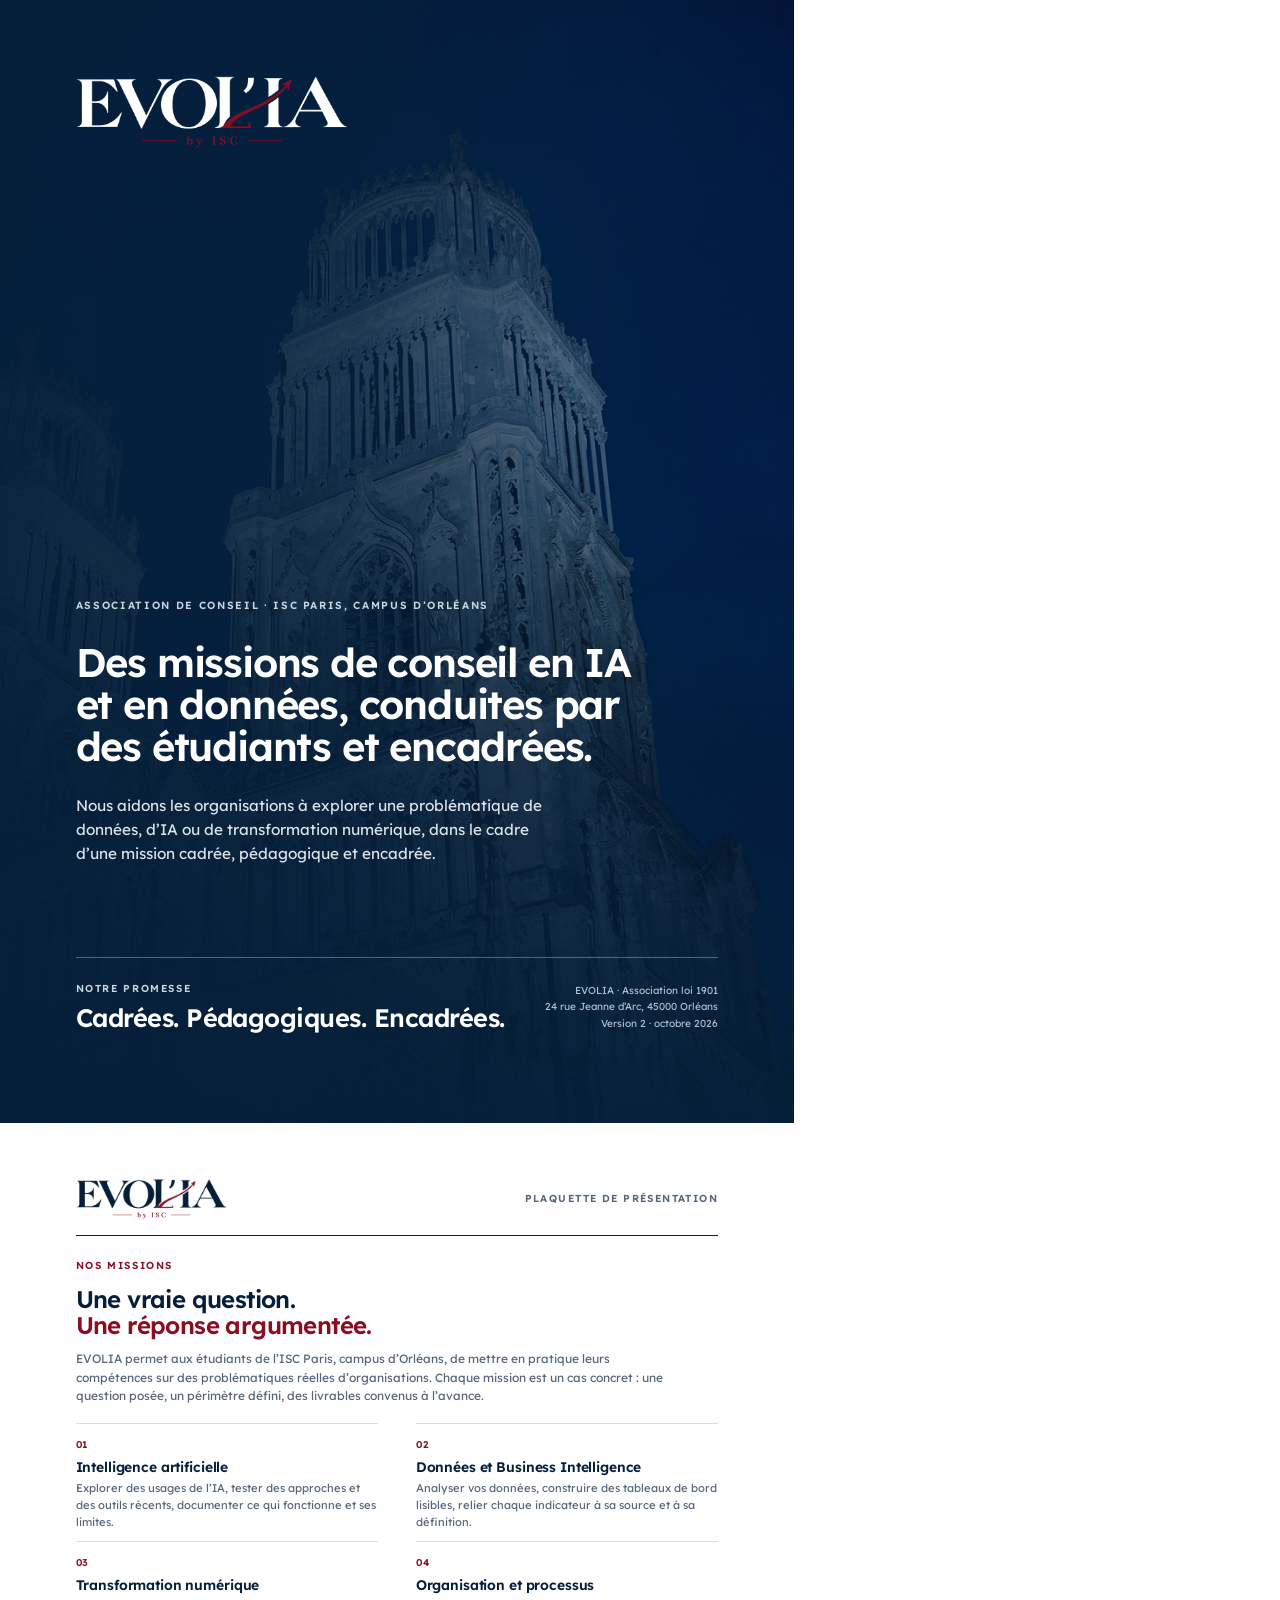
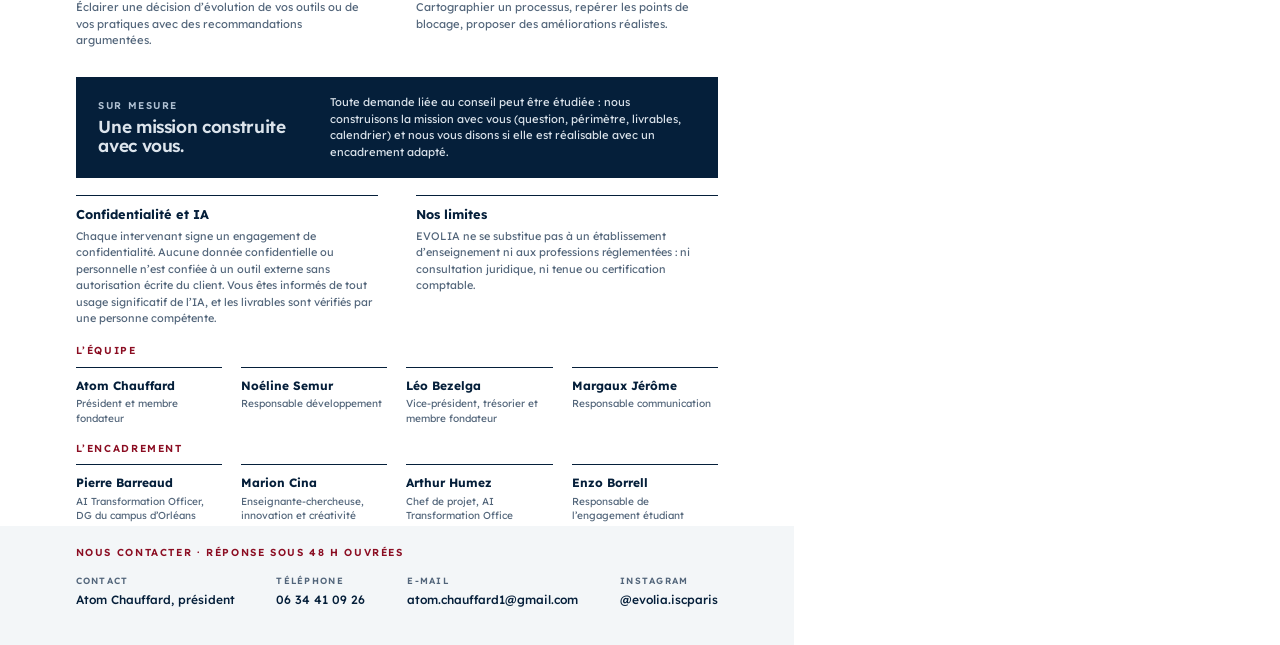
<file: plaquette/source/plaquette.html>
<!doctype html>
<html lang="fr">
<head>
<meta charset="utf-8">
<title>EVOLIA – Plaquette de présentation</title>
<!-- Source de la plaquette PDF. Pour la régénérer : voir README.md (impression A4 avec Chrome). -->
<style>
@font-face{font-family:"Lexend";src:url("../../assets/fonts/LexendVariable.woff2") format("woff2");font-weight:100 900}
@page{size:A4;margin:0}
:root{--nuit:#051F3A;--rouge:#8B0D22;--encre:#10253D;--ardoise:#52657A;--pale:#F3F6F8;--ligne:#D5DDE5}
*{box-sizing:border-box}
html,body{margin:0;padding:0}
body{font:400 9.6pt/1.55 "Lexend",Arial,sans-serif;color:var(--encre);-webkit-print-color-adjust:exact;print-color-adjust:exact}
.page{width:210mm;height:297mm;position:relative;overflow:hidden;page-break-after:always;break-after:page}
.page:last-child{page-break-after:auto;break-after:auto}
p{margin:0}
.label{font-size:7.6pt;font-weight:600;letter-spacing:.16em;text-transform:uppercase;color:var(--rouge);margin:0 0 3.5mm}
.fort{color:var(--rouge)}

/* page 1 : couverture */
.couverture{color:#fff;background:var(--nuit)}
.couverture::before{content:"";position:absolute;inset:0;background:
 linear-gradient(90deg,rgba(5,31,58,.96) 0%,rgba(5,31,58,.86) 45%,rgba(5,31,58,.4) 100%),
 linear-gradient(0deg,rgba(5,31,58,.95) 0%,rgba(5,31,58,0) 50%),
 url("../../assets/orleans-cathedrale.jpg") 72% 20%/auto 100% no-repeat}
.couverture>*{position:relative}
.couverture .logo{position:absolute;top:20mm;left:20mm;width:72mm}
.couverture .corps{position:absolute;left:20mm;right:20mm;bottom:68mm}
.eyebrow{font-size:7.8pt;font-weight:600;letter-spacing:.16em;text-transform:uppercase;color:#C9D4E0;margin-bottom:7mm}
h1{font-size:30pt;line-height:1.06;letter-spacing:-.03em;font-weight:600;margin:0 0 7mm;max-width:150mm}
.lead{font-size:11.5pt;line-height:1.55;color:#DCE4EC;max-width:130mm}
.promesse{position:absolute;left:20mm;right:20mm;bottom:24mm;padding-top:6mm;border-top:.3mm solid rgba(255,255,255,.3);display:flex;justify-content:space-between;align-items:flex-end}
.promesse .label{color:#C9D4E0;margin:0 0 2mm}
.promesse .mots{font-size:19pt;font-weight:600;letter-spacing:-.02em;line-height:1.1}
.promesse .version{font-size:7.6pt;color:#AFC0D2;text-align:right;line-height:1.6}

/* page 2 */
.contenu{padding:15mm 20mm 0}
.entete-p2{display:flex;justify-content:space-between;align-items:center;padding-bottom:4mm;border-bottom:.3mm solid var(--nuit);margin-bottom:6mm}
.entete-p2 img{width:40mm}
.entete-p2 span{font-size:7.6pt;letter-spacing:.14em;text-transform:uppercase;color:var(--ardoise);font-weight:600}
.tete{margin-bottom:4.5mm}
.accroche{margin-bottom:3mm;font-size:18pt;line-height:1.08;letter-spacing:-.025em;font-weight:600;color:var(--nuit)}
.accroche .fort{display:block}
.intro{font-size:9pt;color:var(--ardoise);max-width:160mm}
.domaines{display:grid;grid-template-columns:1fr 1fr;gap:0 10mm;margin-bottom:4.5mm}
.domaines div{border-top:.25mm solid var(--ligne);padding:2.6mm 0 2.8mm}
.domaines .num{font-size:7.4pt;font-weight:600;color:var(--rouge);letter-spacing:.08em}
.domaines h3{margin:.6mm 0 .8mm;font-size:10.4pt;font-weight:600;color:var(--nuit);letter-spacing:-.01em}
.domaines p{font-size:8.4pt;line-height:1.5;color:var(--ardoise)}
.bande{background:var(--nuit);color:#fff;padding:4.5mm 6mm;display:grid;grid-template-columns:4fr 7fr;gap:6mm;align-items:center;margin-bottom:4.5mm}
.bande .titre{font-size:13pt;font-weight:600;line-height:1.1;letter-spacing:-.02em}
.bande .titre span{display:block;color:#AFC0D2;font-size:7.4pt;letter-spacing:.16em;text-transform:uppercase;margin-bottom:1.5mm}
.bande p{font-size:8.4pt;line-height:1.5;color:#DCE4EC}
.principes{display:grid;grid-template-columns:1fr 1fr;gap:10mm;margin-bottom:4.5mm}
.principes div{border-top:.5mm solid var(--nuit);padding-top:2.4mm}
.principes b{display:block;font-size:9.6pt;color:var(--nuit);margin-bottom:.8mm}
.principes p{font-size:8.2pt;line-height:1.5;color:var(--ardoise)}
.personnes{margin-bottom:4mm}
.personnes .label{margin-bottom:2mm}
.personnes .ligne{display:grid;grid-template-columns:repeat(4,1fr);gap:5mm}
.personnes .ligne div{border-top:.25mm solid var(--nuit);padding-top:2.4mm}
.personnes b{display:block;font-size:9pt;color:var(--nuit)}
.personnes span{display:block;font-size:7.6pt;line-height:1.4;color:var(--ardoise);margin-top:.6mm}
.contact{position:absolute;left:0;right:0;bottom:0;background:var(--pale);padding:5mm 20mm 6mm}
.contact .grille{display:grid;grid-template-columns:repeat(4,auto);justify-content:space-between;gap:6mm}
.contact dt{font-size:6.8pt;font-weight:600;letter-spacing:.14em;text-transform:uppercase;color:var(--ardoise)}
.contact dd{margin:.8mm 0 0;font-size:9pt;color:var(--nuit);font-weight:500}
.contact .adresse{margin-top:3mm;padding-top:2.5mm;border-top:.25mm solid var(--ligne);font-size:7.6pt;color:var(--ardoise)}
</style>
</head>
<body>

<section class="page couverture">
 <img class="logo" src="../../assets/logo-evolia.png" alt="EVOL’IA by ISC">
 <div class="corps">
  <p class="eyebrow">Association de conseil · ISC Paris, campus d’Orléans</p>
  <h1>Des missions de conseil en IA et en données, conduites par des étudiants et encadrées.</h1>
  <p class="lead">Nous aidons les organisations à explorer une problématique de données, d’IA ou de transformation numérique, dans le cadre d’une mission cadrée, pédagogique et encadrée.</p>
 </div>
 <div class="promesse">
  <div>
   <p class="label">Notre promesse</p>
   <p class="mots">Cadrées. Pédagogiques. Encadrées.</p>
  </div>
  <p class="version">EVOLIA · Association loi 1901<br>24 rue Jeanne d’Arc, 45000 Orléans<br>Version 2 · octobre 2026</p>
 </div>
</section>

<section class="page">
 <div class="contenu">
  <div class="entete-p2"><img src="logo-evolia-sombre.png" alt="EVOL’IA by ISC"><span>Plaquette de présentation</span></div>

  <div class="tete">
   <p class="label">Nos missions</p>
   <p class="accroche">Une vraie question. <span class="fort">Une réponse argumentée.</span></p>
   <p class="intro">EVOLIA permet aux étudiants de l’ISC Paris, campus d’Orléans, de mettre en pratique leurs compétences sur des problématiques réelles d’organisations. Chaque mission est un cas concret&nbsp;: une question posée, un périmètre défini, des livrables convenus à l’avance.</p>
  </div>
  <div class="domaines">
   <div><span class="num">01</span><h3>Intelligence artificielle</h3><p>Explorer des usages de l’IA, tester des approches et des outils récents, documenter ce qui fonctionne et ses limites.</p></div>
   <div><span class="num">02</span><h3>Données et Business Intelligence</h3><p>Analyser vos données, construire des tableaux de bord lisibles, relier chaque indicateur à sa source et à sa définition.</p></div>
   <div><span class="num">03</span><h3>Transformation numérique</h3><p>Éclairer une décision d’évolution de vos outils ou de vos pratiques avec des recommandations argumentées.</p></div>
   <div><span class="num">04</span><h3>Organisation et processus</h3><p>Cartographier un processus, repérer les points de blocage, proposer des améliorations réalistes.</p></div>
  </div>

  <div class="bande">
   <p class="titre"><span>Sur mesure</span>Une mission construite avec vous.</p>
   <p>Toute demande liée au conseil peut être étudiée&nbsp;: nous construisons la mission avec vous (question, périmètre, livrables, calendrier) et nous vous disons si elle est réalisable avec un encadrement adapté.</p>
  </div>

  <div class="principes">
   <div><b>Confidentialité et IA</b><p>Chaque intervenant signe un engagement de confidentialité. Aucune donnée confidentielle ou personnelle n’est confiée à un outil externe sans autorisation écrite du client. Vous êtes informés de tout usage significatif de l’IA, et les livrables sont vérifiés par une personne compétente.</p></div>
   <div><b>Nos limites</b><p>EVOLIA ne se substitue pas à un établissement d’enseignement ni aux professions réglementées&nbsp;: ni consultation juridique, ni tenue ou certification comptable.</p></div>
  </div>

  <div class="personnes">
   <p class="label">L’équipe</p>
   <div class="ligne">
    <div><b>Atom Chauffard</b><span>Président et membre fondateur</span></div>
    <div><b>Noéline Semur</b><span>Responsable développement</span></div>
    <div><b>Léo Bezelga</b><span>Vice-président, trésorier et membre fondateur</span></div>
    <div><b>Margaux Jérôme</b><span>Responsable communication</span></div>
   </div>
  </div>
  <div class="personnes">
   <p class="label">L’encadrement</p>
   <div class="ligne">
    <div><b>Pierre Barreaud</b><span>AI Transformation Officer, DG du campus d’Orléans</span></div>
    <div><b>Marion Cina</b><span>Enseignante-chercheuse, innovation et créativité</span></div>
    <div><b>Arthur Humez</b><span>Chef de projet, AI Transformation Office</span></div>
    <div><b>Enzo Borrell</b><span>Responsable de l’engagement étudiant</span></div>
   </div>
  </div>
 </div>

 <div class="contact">
  <p class="label">Nous contacter · réponse sous 48&nbsp;h ouvrées</p>
  <dl class="grille">
   <div><dt>Contact</dt><dd>Atom Chauffard, président</dd></div>
   <div><dt>Téléphone</dt><dd>06 34 41 09 26</dd></div>
   <div><dt>E-mail</dt><dd>atom.chauffard1@gmail.com</dd></div>
   <div><dt>Instagram</dt><dd>@evolia.iscparis</dd></div>
  </dl>
 </div>
</section>

</body>
</html>
</file>
<file: style.css>
@font-face{font-family:"Lexend";src:url("assets/fonts/LexendVariable.woff2") format("woff2");font-weight:100 900;font-display:swap}
:root{
 --nuit:#051F3A;--nuit-fonce:#03152A;--rouge:#8B0D22;--encre:#10253D;--ardoise:#52657A;--pale:#F3F6F8;--ligne:#D5DDE5;--blanc:#fff;
 --max:1240px;--marge:clamp(20px,4vw,48px);
 --fleche:url("data:image/svg+xml,%3Csvg xmlns='http://www.w3.org/2000/svg' viewBox='0 0 18 12'%3E%3Cpath d='M0 6h16M11 1l5 5-5 5' fill='none' stroke='%23000' stroke-width='1.6'/%3E%3C/svg%3E");
}
*{box-sizing:border-box}
html{scroll-behavior:smooth;scroll-padding-top:84px}
body{margin:0;font:400 17px/1.65 "Lexend",Arial,Helvetica,sans-serif;color:var(--encre);background:var(--blanc)}
img{max-width:100%;display:block}
a{color:inherit}
.wrap{max-width:calc(var(--max) + 2 * var(--marge));margin:0 auto;padding:0 var(--marge)}
.skip{position:absolute;left:-999px;top:8px;background:var(--blanc);color:var(--nuit);padding:8px 14px;z-index:99}
.skip:focus{left:8px}
:focus-visible{outline:3px solid var(--rouge);outline-offset:3px}
/* sur les zones bleu nuit, le contour rouge ne se verrait pas : il passe en blanc */
header.top :focus-visible,.hero :focus-visible,.surmesure :focus-visible,.appel :focus-visible,footer :focus-visible{outline-color:var(--blanc)}
/* texte lu par les lecteurs d'écran mais invisible à l'œil */
.vh{position:absolute!important;width:1px;height:1px;margin:-1px;padding:0;overflow:hidden;clip:rect(0 0 0 0);white-space:nowrap;border:0}

/* en-tête */
header.top{position:sticky;top:0;z-index:20;background:var(--nuit);color:var(--blanc);transition:background-color .25s,box-shadow .25s}
header.top .wrap{display:flex;align-items:center;justify-content:space-between;height:76px}
header.top img{height:54px;width:auto}
/* Sur l'accueil, l'en-tête est posé sur la photo puis devient bleu nuit au défilement */
header.sur-photo{background:transparent}
header.sur-photo::before{content:"";position:absolute;inset:0;z-index:-1;background:linear-gradient(rgba(3,21,42,.6),rgba(3,21,42,0));transition:opacity .25s;pointer-events:none}
header.sur-photo.defile,header.sur-photo.menu-ouvert{background:var(--nuit);box-shadow:0 1px 0 rgba(255,255,255,.08)}
header.sur-photo.defile::before,header.sur-photo.menu-ouvert::before{opacity:0}
nav ul{display:flex;align-items:center;gap:32px;list-style:none;margin:0;padding:0}
nav a{position:relative;text-decoration:none;font-size:15px;font-weight:500;padding:8px 0}
nav a:not(.cta)::after{content:"";position:absolute;left:0;right:0;bottom:2px;height:1px;background:currentColor;transform:scaleX(0);transform-origin:left;transition:transform .25s}
nav a:not(.cta):hover::after{transform:scaleX(1)}
nav a.cta{position:relative;z-index:0;overflow:hidden;border:1px solid rgba(255,255,255,.7);padding:10px 18px;transition:color .35s}
nav a.cta::before{content:"";position:absolute;inset:0;z-index:-1;background:var(--blanc);transform:scaleX(0);transform-origin:right;transition:transform .5s cubic-bezier(.16,1,.3,1)}
nav a.cta:hover{color:var(--nuit)}
nav a.cta:hover::before{transform:scaleX(1);transform-origin:left}
.burger{display:none;background:none;border:1px solid rgba(255,255,255,.6);color:var(--blanc);padding:8px 14px;font:inherit;font-size:14px;cursor:pointer}
.lang{display:flex;align-items:center}
.lang button{background:none;border:1px solid rgba(255,255,255,.45);color:var(--blanc);font:600 12px/1 "Lexend",Arial,sans-serif;padding:8px 10px;cursor:pointer;letter-spacing:.08em}
.lang button+button{border-left:0}
.lang button[aria-pressed="true"]{background:var(--blanc);color:var(--nuit)}

/* boutons et liens fléchés */
.btn{display:inline-flex;align-items:center;gap:14px;padding:17px 28px;font:600 16px/1.2 "Lexend",Arial,sans-serif;text-decoration:none;border:1px solid transparent;border-radius:0;cursor:pointer;position:relative;z-index:0;overflow:hidden}
.btn::before{content:"";position:absolute;inset:0;z-index:-1;transform:scaleX(0);transform-origin:right;transition:transform .5s cubic-bezier(.16,1,.3,1)}
.btn:hover::before{transform:scaleX(1);transform-origin:left}
.btn::after,.lien-fleche::after{content:"";flex:none;width:18px;height:12px;background:currentColor;-webkit-mask:var(--fleche) no-repeat center/contain;mask:var(--fleche) no-repeat center/contain;transition:transform .2s}
.btn:hover::after,.lien-fleche:hover::after{transform:translateX(4px)}
.btn-r{background:var(--rouge);color:var(--blanc)}
.btn-r::before{background:#5E0917}
.btn-blanc{background:var(--blanc);color:var(--nuit)}
.btn-blanc::before{background:#DCE4EC}
.lien-fleche{display:inline-flex;align-items:center;gap:12px;padding:6px 0;font-weight:600;font-size:16px;text-decoration:none;color:var(--nuit);border-bottom:1px solid currentColor}
.lien-fleche.clair{color:var(--blanc)}

/* accueil : grande photo de la cathédrale */
.hero{position:relative;isolation:isolate;overflow:hidden;margin-top:-76px;padding:0;display:flex;flex-direction:column;color:var(--blanc);background:var(--nuit)}
.hero::before{content:"";position:absolute;inset:0;z-index:-1;background:linear-gradient(90deg,rgba(5,31,58,.95) 0%,rgba(5,31,58,.82) 40%,rgba(5,31,58,.32) 100%),linear-gradient(0deg,rgba(5,31,58,.92) 0%,rgba(5,31,58,0) 45%),url("assets/orleans-cathedrale.jpg") 75% 30%/cover no-repeat var(--nuit)}
.hero>.wrap{width:100%}
.hero-corps{padding-top:124px;padding-bottom:64px}
.eyebrow{font-size:13px;font-weight:600;letter-spacing:.16em;text-transform:uppercase;color:#C9D4E0;margin:0 0 24px}
.hero h1{font-size:clamp(40px,6vw,80px);line-height:1.04;letter-spacing:-.03em;font-weight:600;margin:0 0 28px;max-width:14em}
.hero .lead{font-size:clamp(18px,1.6vw,21px);line-height:1.6;color:#DCE4EC;max-width:38em;margin:0 0 40px}
.btns{display:flex;flex-wrap:wrap;align-items:center;gap:18px 36px}
.faits{display:grid;grid-template-columns:repeat(3,1fr);margin:0;border-top:1px solid rgba(255,255,255,.25)}
.faits div{padding:22px 24px 32px 0}
.faits div+div{padding-left:28px;border-left:1px solid rgba(255,255,255,.18)}
.faits dt{font-size:12px;font-weight:600;letter-spacing:.14em;text-transform:uppercase;color:#AFC0D2;margin:0 0 6px}
.faits dd{margin:0;font-size:18px;font-weight:600}

/* rubriques */
section{padding:120px 0}
.pale{background:var(--pale)}
h2{font-size:clamp(34px,4.4vw,58px);line-height:1.06;letter-spacing:-.028em;font-weight:600;color:var(--nuit);margin:0}
h3{color:var(--nuit);margin:0}
.sec-tete{position:relative;display:grid;grid-template-columns:7fr 5fr;gap:24px 64px;align-items:end;padding-top:28px;margin-bottom:72px}
.sec-tete::before{content:"";position:absolute;left:0;right:0;top:0;height:1px;background:var(--nuit);transform-origin:left;transition:transform 1.4s cubic-bezier(.2,.7,.2,1) .1s}
/* libellé de rubrique et grande phrase d'accroche */
h2.label,h3.label,p.label{font-size:13px;line-height:1.4;font-weight:600;letter-spacing:.16em;text-transform:uppercase;color:var(--rouge);margin:0 0 20px}
.accroche{margin:0;max-width:15em;font-size:clamp(32px,4.4vw,60px);line-height:1.05;letter-spacing:-.03em;font-weight:600;color:var(--nuit)}
.accroche .fort{display:block;color:var(--rouge)}
.intro{font-size:clamp(18px,1.5vw,20px);line-height:1.6;color:var(--ardoise);margin:0;max-width:34em}

/* missions : liste des domaines */
.domaines{list-style:none;margin:0;padding:0;border-bottom:1px solid var(--ligne)}
.domaines li{display:grid;grid-template-columns:7fr 5fr;gap:8px 64px;align-items:baseline;padding:36px 0 40px;border-top:1px solid var(--ligne)}
.domaines .num{grid-column:1;font-size:14px;font-weight:600;letter-spacing:.08em;color:var(--rouge);font-variant-numeric:tabular-nums}
.domaines h3{grid-column:1;grid-row:2;font-size:clamp(22px,2.2vw,30px);line-height:1.2;letter-spacing:-.018em;font-weight:600}
.domaines p{grid-column:2;grid-row:2;margin:0;font-size:17px;color:var(--ardoise);max-width:34em}

/* bande « Ils nous soutiennent » */
section.soutiens{padding:44px 0;border-bottom:1px solid var(--ligne)}
.soutiens .wrap{display:flex;align-items:center;justify-content:space-between;flex-wrap:wrap;gap:20px 48px}
.soutiens h2.label{margin:0}
.logos{list-style:none;margin:0;padding:0;display:flex;align-items:center;flex-wrap:wrap;gap:24px 56px}
.logos img{height:54px;width:auto}
/* bandeau « missions sur mesure » */
.surmesure{background:var(--nuit);color:var(--blanc);padding:104px 0}
.surmesure .wrap{display:grid;grid-template-columns:7fr 5fr;gap:32px 64px;align-items:end}
.surmesure h3.label{color:#C9D4E0}
.surmesure .accroche{margin:0;font-size:clamp(32px,4.4vw,60px);line-height:1.05;color:#AFC0D2}
.surmesure .accroche .fort{color:var(--blanc)}
.surmesure p{margin:0 0 36px;font-size:18px;line-height:1.65;color:#DCE4EC;max-width:34em}

/* association */
.asso-corps{display:grid;grid-template-columns:7fr 5fr;gap:40px 64px}
.asso-corps .texte p{margin:0 0 18px;font-size:18px}
.engagements{list-style:none;margin:0;padding:0;border-bottom:1px solid var(--ligne)}
.engagements li{position:relative;padding:20px 0 20px 36px;border-top:1px solid var(--ligne)}
.engagements li::before{content:"";position:absolute;left:0;top:34px;width:18px;height:2px;background:var(--rouge)}
.accroche-principes{margin-top:112px;max-width:18em;font-size:clamp(28px,3.4vw,46px)}
.principes{display:grid;grid-template-columns:1fr 1fr;gap:40px 64px;margin-top:48px}
.principes p{margin:0;padding-top:24px;border-top:2px solid var(--nuit);font-size:16px;color:var(--ardoise)}
.principes strong{display:block;margin-bottom:10px;font-size:20px;letter-spacing:-.01em;color:var(--nuit)}

/* actualités */
.actus{list-style:none;margin:0;padding:0;border-bottom:1px solid var(--ligne)}
.actus li{display:grid;grid-template-columns:7fr 5fr;gap:8px 64px;align-items:baseline;padding:32px 0 36px;border-top:1px solid var(--ligne)}
.actus time{grid-column:1;font-size:13px;font-weight:600;letter-spacing:.12em;text-transform:uppercase;color:var(--rouge)}
.actus h3{grid-column:1;grid-row:2;font-size:clamp(22px,2.2vw,28px);line-height:1.2;letter-spacing:-.018em;font-weight:600}
.actus p{grid-column:2;grid-row:2;margin:0;font-size:17px;color:var(--ardoise);max-width:34em}
.actus-tout{margin:36px 0 0}
/* bandeau « Notre promesse » */
.manifeste{padding:112px 0 120px}
.manifeste-mots{margin:8px 0 0;font-size:clamp(34px,11.5vw,144px);line-height:.98;letter-spacing:-.045em;font-weight:600;color:var(--nuit)}
.manifeste-mots span{display:block}
.manifeste-mots .fort{color:var(--rouge)}
/* personnes : encadrement et équipe */
.personnes{list-style:none;margin:0;padding:0;display:grid;grid-template-columns:repeat(4,1fr);gap:48px 32px}
.personnes li{position:relative;display:flex;flex-direction:column;padding-top:24px}
.personnes li::before{content:"";position:absolute;left:0;right:0;top:0;height:1px;background:var(--nuit);transform-origin:left;transition:transform 1.2s cubic-bezier(.16,1,.3,1) calc(var(--i,0) * 140ms + .15s)}
.personnes h3{font-size:21px;letter-spacing:-.012em;margin:0 0 8px}
.personnes p{margin:0;font-size:15px;line-height:1.55;color:var(--ardoise)}
.lien-in{margin-top:auto;padding-top:20px;align-self:flex-start;display:inline-flex;align-items:center;gap:8px;font-size:14px;font-weight:600;color:var(--nuit);text-decoration:none}
.lien-in svg{width:18px;height:18px;flex:none}
.lien-in{transition:color .2s}
.lien-in:hover{color:var(--rouge)}
.lien-in:hover span{text-decoration:underline}
.photo{margin:0 0 56px;overflow:hidden}
.photo img{width:100%;height:auto;aspect-ratio:2/1;object-fit:cover;object-position:center 28%}

/* bandeau final vers la page contact */
.appel{background:var(--nuit);color:var(--blanc);padding:120px 0 104px}
.appel h2{color:var(--blanc);font-size:clamp(40px,6vw,84px);max-width:12em}
.appel-bas{display:flex;flex-wrap:wrap;align-items:center;justify-content:space-between;gap:28px 48px;margin-top:48px;padding-top:32px;border-top:1px solid rgba(255,255,255,.2)}
.appel .intro{color:#DCE4EC}

/* contact */
.contact{display:grid;grid-template-columns:.9fr 1.1fr;gap:64px}
dl.coord{margin:0}
dl.coord dt{font-size:12px;font-weight:600;letter-spacing:.14em;text-transform:uppercase;color:var(--ardoise);margin-top:24px}
dl.coord dt:first-child{margin-top:0}
dl.coord dd{margin:4px 0 0;font-size:18px}
dl.coord a{text-decoration-thickness:1px;text-underline-offset:3px}
form{background:var(--pale);padding:40px}
label{display:block;font-weight:600;font-size:15px;margin:0 0 6px}
input,textarea,select{width:100%;font:inherit;padding:12px 14px;border:1px solid #6E8194;border-radius:0;background:var(--blanc);color:var(--encre);margin-bottom:20px}
select{appearance:none;-webkit-appearance:none;padding-right:40px;background:var(--blanc) url("data:image/svg+xml,%3Csvg xmlns='http://www.w3.org/2000/svg' width='14' height='14' viewBox='0 0 24 24' fill='none' stroke='%23051F3A' stroke-width='2.5' stroke-linecap='round' stroke-linejoin='round'%3E%3Cpath d='M6 9l6 6 6-6'/%3E%3C/svg%3E") no-repeat right 14px center}
textarea{min-height:150px;resize:vertical;display:block}
input[type=file]{padding:10px;cursor:pointer}
input[type=file]::file-selector-button{font:inherit;font-weight:600;font-size:14px;margin-right:14px;padding:8px 14px;border:1px solid var(--nuit);background:var(--blanc);color:var(--nuit);cursor:pointer}
input:focus,textarea:focus,select:focus{outline:2px solid var(--nuit);outline-offset:1px}
.duo{display:grid;grid-template-columns:1fr 1fr;gap:0 16px}
.duo>div{min-width:0}
.fac{font-weight:400;color:var(--ardoise)}
fieldset.objet{border:0;margin:0 0 20px;padding:0;min-width:0}
fieldset.objet legend{font-weight:600;font-size:15px;margin:0 0 8px;padding:0}
.puces{display:flex;flex-wrap:wrap;gap:8px}
label.puce{display:inline-flex;align-items:center;gap:8px;margin:0;padding:8px 12px;border:1px solid #6E8194;background:var(--blanc);font-weight:400;cursor:pointer}
.puce input{width:16px;height:16px;margin:0;padding:0;accent-color:var(--nuit)}
.puce:has(input:checked){border-color:var(--nuit);box-shadow:inset 0 0 0 1px var(--nuit);font-weight:600}
.puce:focus-within{outline:2px solid var(--nuit);outline-offset:1px}
.objet.ko .puce{border-color:var(--rouge)}
label.accord{display:flex;gap:10px;align-items:flex-start;font-weight:400;font-size:14px;line-height:1.5;margin:0 0 8px}
.accord input{width:18px;height:18px;margin:2px 0 0;padding:0;flex:none;accent-color:var(--nuit)}
input.ko,textarea.ko{border:2px solid var(--rouge)}
.err{color:var(--rouge);font-size:14px;font-weight:600;margin:-14px 0 16px}
.objet .err,#err-accord{margin:8px 0 12px}
.err:empty{display:none}
.hp{position:absolute;left:-9999px}
form .btn{margin-top:8px}
form small{display:block;color:var(--ardoise);font-size:14px;margin-top:16px;line-height:1.5}
form button[disabled]{opacity:.65;cursor:wait}
.ok{display:none;margin-top:16px;padding:14px 18px;border-left:4px solid var(--nuit);background:var(--blanc)}
.ok.ko{border-left-color:var(--rouge)}

/* délai de réponse et carte (page contact) */
.delai{display:flex;align-items:center;gap:10px;margin:0 0 28px;font-weight:600;color:var(--nuit)}
.delai::before{content:"";width:8px;height:8px;border-radius:50%;background:var(--rouge);flex:none}
.carte{margin:40px 0 0}
.carte iframe{display:block;width:100%;height:260px;border:1px solid var(--ligne)}
.carte figcaption{margin-top:8px;font-size:13px;color:var(--ardoise)}
/* pages simples : contact et mentions légales */
.page-simple main section{padding:96px 0 120px}
.titre-page,.legal h1{font-size:clamp(40px,5vw,64px);line-height:1.06;letter-spacing:-.03em;font-weight:600;color:var(--nuit);margin:0 0 20px}
.page-simple .intro{margin-bottom:64px}
.legal{max-width:52em}
.legal h3{font-size:20px;margin:40px 0 10px}
.legal p{margin:0 0 10px;color:var(--encre);font-size:16px}
.legal ul{margin:0 0 10px;padding-left:20px}
.legal li{margin:0 0 8px;font-size:16px}
.top-actions{display:flex;align-items:center;gap:24px}
.retour{font-size:15px;font-weight:500;text-decoration:none;white-space:nowrap}
.retour:hover{text-decoration:underline}

/* bandeau cookies (affiché seulement si la mesure d'audience est configurée) */
.bandeau-cookies{position:fixed;z-index:50;left:var(--marge);bottom:24px;max-width:520px;background:var(--nuit);color:var(--blanc);padding:22px 24px;box-shadow:0 12px 40px rgba(3,21,42,.35)}
.bandeau-cookies p{margin:0 0 16px;font-size:14px;line-height:1.55;color:#DCE4EC}
.bandeau-cookies a{color:var(--blanc)}
.bandeau-cookies .choix{display:flex;gap:12px}
.bandeau-cookies button{flex:1;padding:12px 16px;font:600 15px/1.2 "Lexend",Arial,sans-serif;color:var(--blanc);background:none;border:1px solid rgba(255,255,255,.75);cursor:pointer}
.bandeau-cookies button:hover{background:var(--blanc);color:var(--nuit)}
.bandeau-cookies :focus-visible{outline-color:var(--blanc)}
@media (max-width:560px){.bandeau-cookies{left:12px;right:12px;bottom:12px;max-width:none}}
/* pied de page */
footer{background:var(--nuit-fonce);color:#AFC0D2;font-size:15px;padding:72px 0 0}
.pied{display:grid;grid-template-columns:2fr 1fr 1fr;gap:40px 48px}
.pied-id img{height:60px;width:auto;margin-bottom:24px}
.pied-id p{margin:0;line-height:1.6}
.pied-nav{list-style:none;margin:0;padding:0}
.pied-nav li+li{margin-top:10px}
footer a{color:var(--blanc);text-decoration:none}
footer a:hover{text-decoration:underline}
footer .bandeau{margin-top:64px;border-top:1px solid rgba(255,255,255,.12);padding:20px 0;font-size:14px}
footer .bandeau .wrap{display:flex;justify-content:space-between;flex-wrap:wrap;gap:8px 24px}
.liens-legaux{display:flex;flex-wrap:wrap;gap:8px 24px}

/* animations sobres */
@keyframes monte{from{opacity:0;transform:translateY(48px)}to{opacity:1;transform:none}}
@keyframes rideau{from{clip-path:inset(100% 0 0 0);transform:translateY(60px)}to{clip-path:inset(-20% -5% -20% -5%);transform:none}}
.anim .hero-corps>*,.anim .faits{animation:monte 1.2s cubic-bezier(.16,1,.3,1) both}
.anim .hero-corps>:nth-child(1){animation-delay:.2s}
.anim .hero h1{animation:none}
.anim .hero h1>span{display:block;animation:rideau 1.4s cubic-bezier(.16,1,.3,1) .35s both}
.anim .hero-corps>:nth-child(3){animation-delay:.75s}
.anim .hero-corps>:nth-child(4){animation-delay:.95s}
.anim .faits{animation-delay:1.15s}
.anim .revele{opacity:0;transform:translateY(64px);transition:opacity 1.1s cubic-bezier(.16,1,.3,1),transform 1.1s cubic-bezier(.16,1,.3,1);transition-delay:calc(var(--i,0) * 140ms)}
.anim .revele.visible{opacity:1;transform:none}
.anim .sec-tete:not(.visible)::before,.anim .personnes li:not(.visible)::before{transform:scaleX(0)}
/* la ligne rouge des accroches arrive juste après la première */
.anim .revele .accroche .fort,.anim .accroche.revele .fort{opacity:0;transform:translateY(.4em);transition:opacity 1s cubic-bezier(.16,1,.3,1) .35s,transform 1s cubic-bezier(.16,1,.3,1) .35s}
.anim .revele.visible .accroche .fort,.anim .accroche.revele.visible .fort{opacity:1;transform:none}
/* « Notre promesse » et photo d'équipe : dévoilement en rideau */
/* le détecteur surveille le bloc (jamais masqué) ; les mots, masqués au départ, se dévoilent en cascade */
.anim .manifeste-mots.revele{opacity:1;transform:none}
.anim .manifeste-mots.revele span{opacity:0;clip-path:inset(100% 0 0 0);transform:translateY(.4em);transition:opacity 1.3s cubic-bezier(.16,1,.3,1),transform 1.3s cubic-bezier(.16,1,.3,1),clip-path 1.3s cubic-bezier(.16,1,.3,1)}
.anim .manifeste-mots.revele span:nth-child(2){transition-delay:.22s}
.anim .manifeste-mots.revele span:nth-child(3){transition-delay:.44s}
.anim .manifeste-mots.revele.visible span{opacity:1;clip-path:inset(-15% -5% -15% -5%);transform:none}
.anim .photo.revele{transform:none;clip-path:inset(22% 0 0 0);transition:opacity 1s cubic-bezier(.16,1,.3,1),clip-path 1.5s cubic-bezier(.16,1,.3,1)}
.anim .photo.revele.visible{clip-path:inset(0)}
.anim .photo.revele img{transform:scale(1.15);transition:transform 2s cubic-bezier(.16,1,.3,1)}
.anim .photo.revele.visible img{transform:none}
@media print{.anim .revele,.anim .revele .fort,.anim .manifeste-mots span{opacity:1;transform:none;clip-path:none}}
/* téléphone et tablette : uniquement des fondus et de légers glissements, que la puce graphique gère seule ;
   ni zoom continu, ni effet rideau (redessin complet à chaque image), apparitions plus courtes */
@media (max-width:860px),(hover:none){
 .anim .hero h1>span{animation:monte .9s cubic-bezier(.16,1,.3,1) .3s both}
 .anim .hero-corps>*,.anim .faits{animation-duration:.9s}
 .anim .revele{transform:translateY(24px);transition-duration:.7s;transition-delay:calc(var(--i,0) * 70ms)}
 .anim .manifeste-mots.revele span{clip-path:none;transform:translateY(.2em);transition:opacity .8s ease-out,transform .8s cubic-bezier(.16,1,.3,1)}
 .anim .manifeste-mots.revele.visible span{clip-path:none}
 .anim .photo.revele,.anim .photo.revele.visible{clip-path:none}
 .anim .photo.revele img{transform:none;transition:none}
 .anim .revele .accroche .fort,.anim .accroche.revele .fort{transition-duration:.7s;transition-delay:.2s}
}

/* écrans moyens et mobiles */
@media (max-width:1000px){
 .personnes{grid-template-columns:repeat(2,1fr)}
}
/* menu replié derrière le bouton « Menu » dès que la place manque */
@media (max-width:1180px){
 .js .burger{display:block}
 header.top .wrap{flex-wrap:wrap;height:auto;min-height:76px}
 .js header.top .wrap{flex-wrap:nowrap;height:76px}
 nav{width:100%;padding:0 0 16px}
 .js nav{position:absolute;left:0;right:0;top:76px;width:auto;background:var(--nuit);display:none;padding:12px var(--marge) 24px}
 .js nav.open{display:block}
 nav ul{flex-direction:column;align-items:flex-start;gap:6px}
 nav a{display:block;padding:10px 0}
 nav a.cta{display:inline-block;margin-top:8px}
 .lang{padding:10px 0}
}
@media (max-width:860px){
 section{padding:80px 0}
 .hero::before{background:linear-gradient(180deg,rgba(5,31,58,.55) 0%,rgba(5,31,58,.88) 55%,rgba(5,31,58,.97) 100%),url("assets/orleans-cathedrale-mobile.jpg") 62% top/cover no-repeat var(--nuit)}
 .hero-corps{padding-top:112px;padding-bottom:48px}
 .faits{grid-template-columns:1fr}
 .faits div,.faits div+div{padding:16px 0;border-left:0}
 .faits div+div{border-top:1px solid rgba(255,255,255,.18)}
 .sec-tete,.asso-corps,.surmesure .wrap,.principes,.contact{grid-template-columns:1fr}
 .contact form{order:-1}
 .sec-tete{margin-bottom:48px}
 .domaines li{grid-template-columns:1fr;padding:28px 0 32px}
 .actus li{grid-template-columns:1fr;padding:24px 0 28px}
 .actus h3,.actus p{grid-column:1;grid-row:auto}
 .actus p{margin-top:8px}
 .domaines h3,.domaines p{grid-column:1;grid-row:auto}
 .domaines p{margin-top:8px}
 .surmesure{padding:80px 0}
 .accroche-principes{margin-top:80px}
 .principes{margin-top:36px}
 .manifeste{padding:80px 0 88px}
 .photo{margin-bottom:40px}
 .photo img{aspect-ratio:3/2}
 .appel{padding:88px 0 80px}
 .pied{grid-template-columns:1fr}
 .page-simple main section{padding:64px 0 88px}
}
@media (max-width:560px){
 .personnes{grid-template-columns:1fr;gap:36px}
 .duo{grid-template-columns:1fr}
 form{padding:28px 18px}
}
@media (max-width:480px){header.top img{height:40px}.top-actions{gap:14px}.retour{padding:10px 4px;font-size:18px}.retour-txt{position:absolute;width:1px;height:1px;margin:-1px;overflow:hidden;clip:rect(0 0 0 0);white-space:nowrap}}
@media (prefers-reduced-motion:reduce){html{scroll-behavior:auto}*{transition:none!important}}
@media (max-width:360px){header.top img{height:34px}}
</file>
